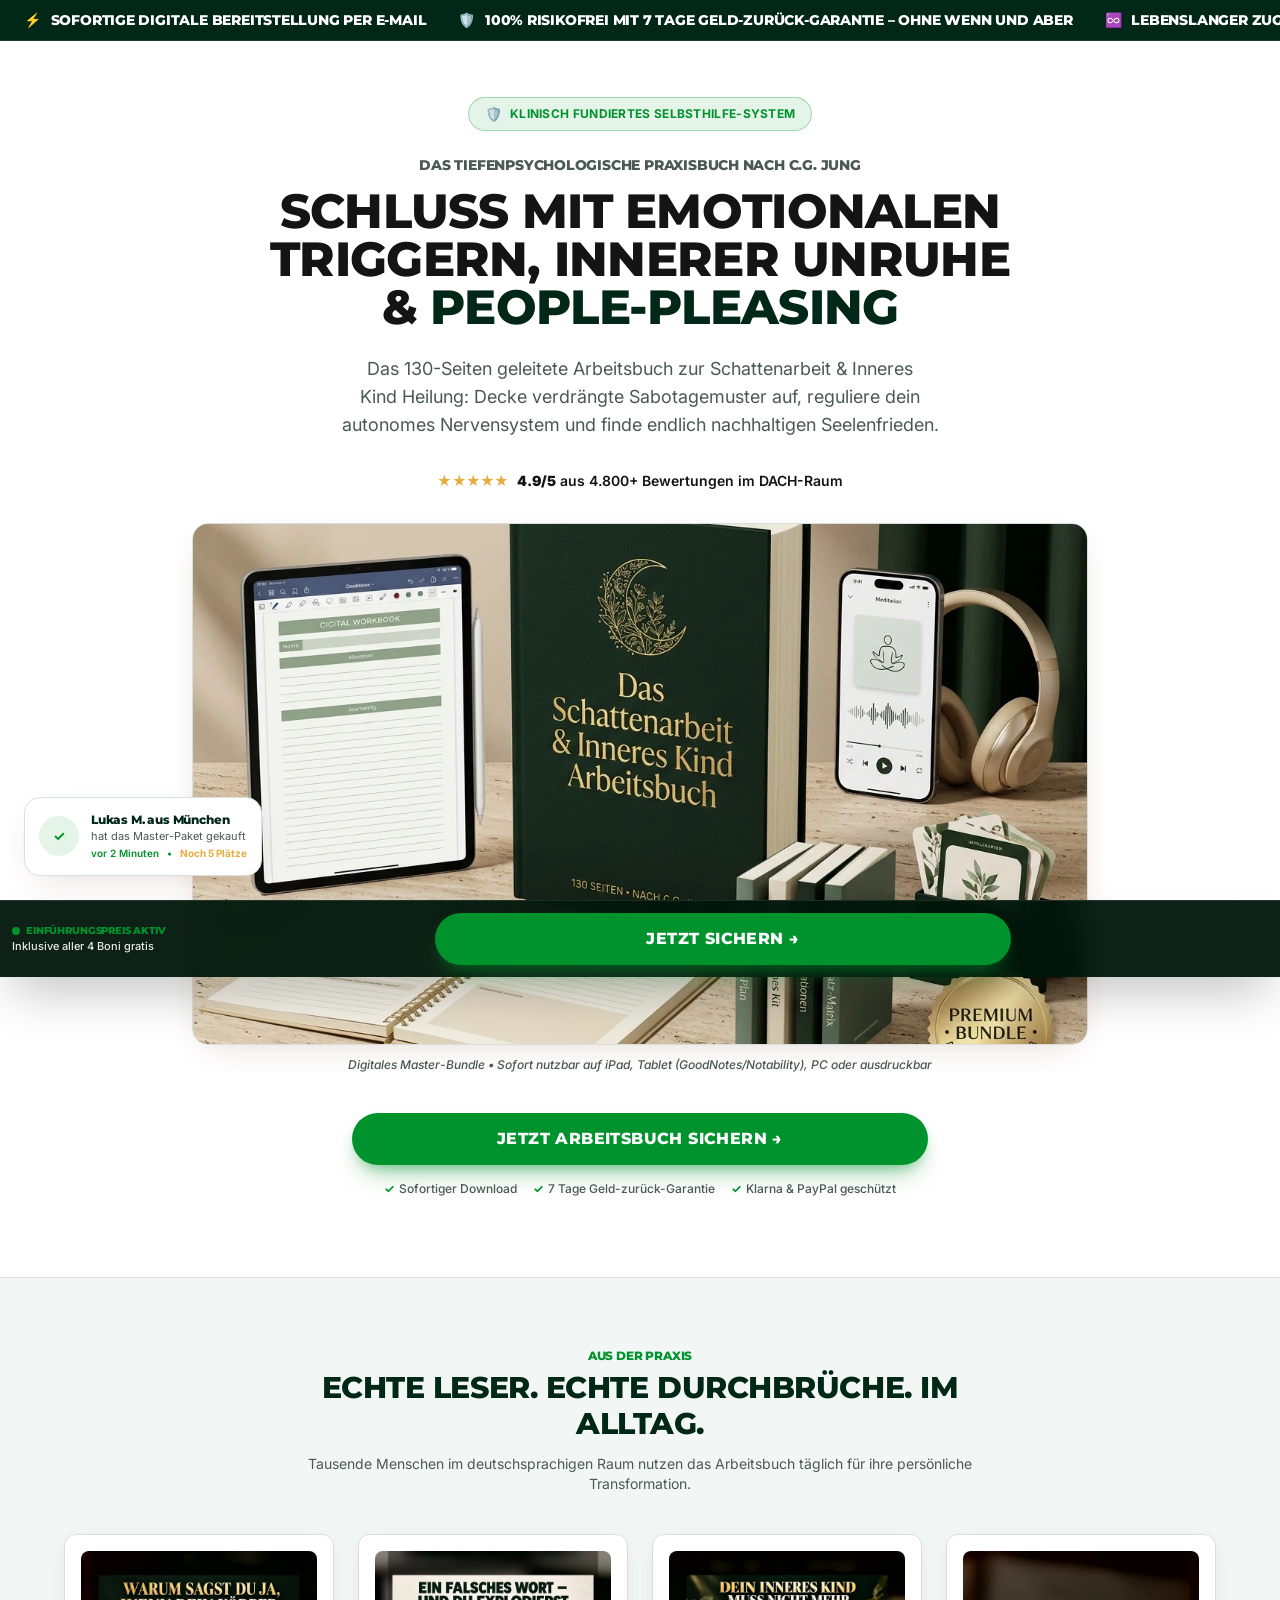
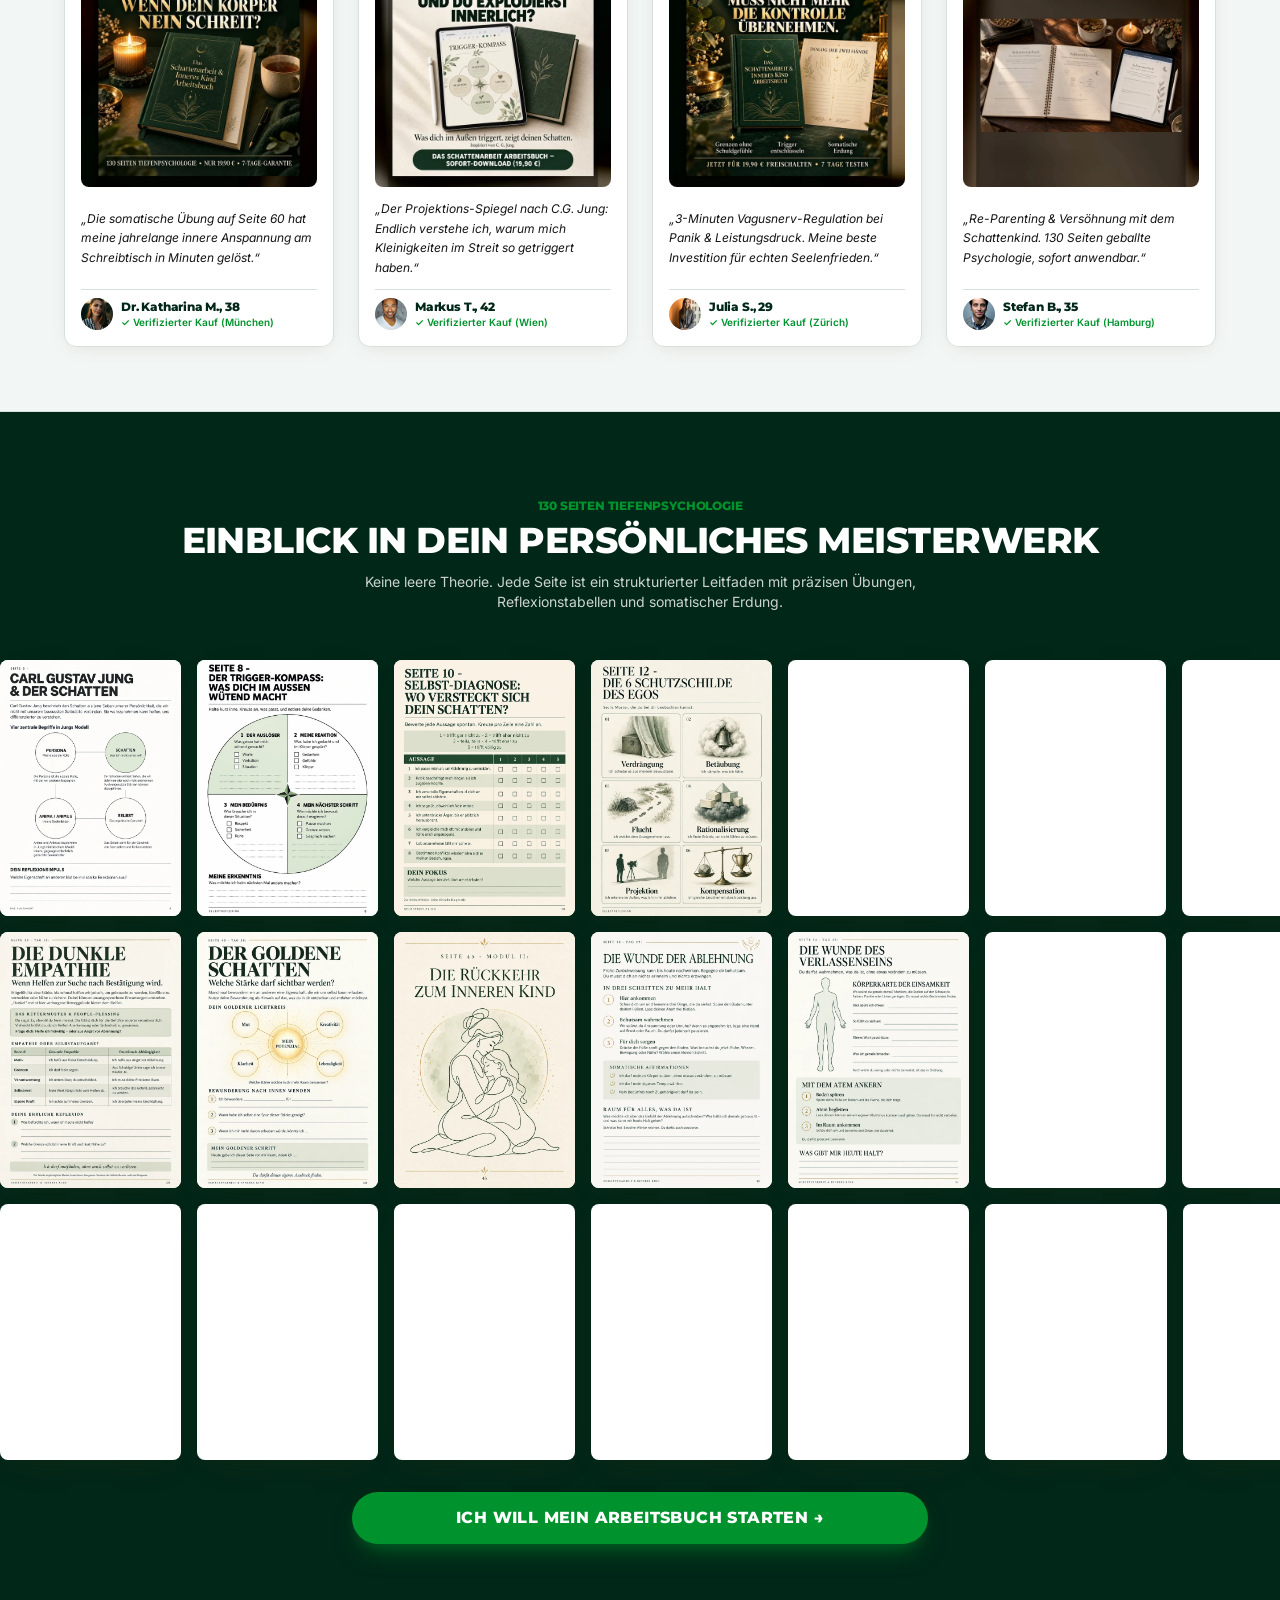
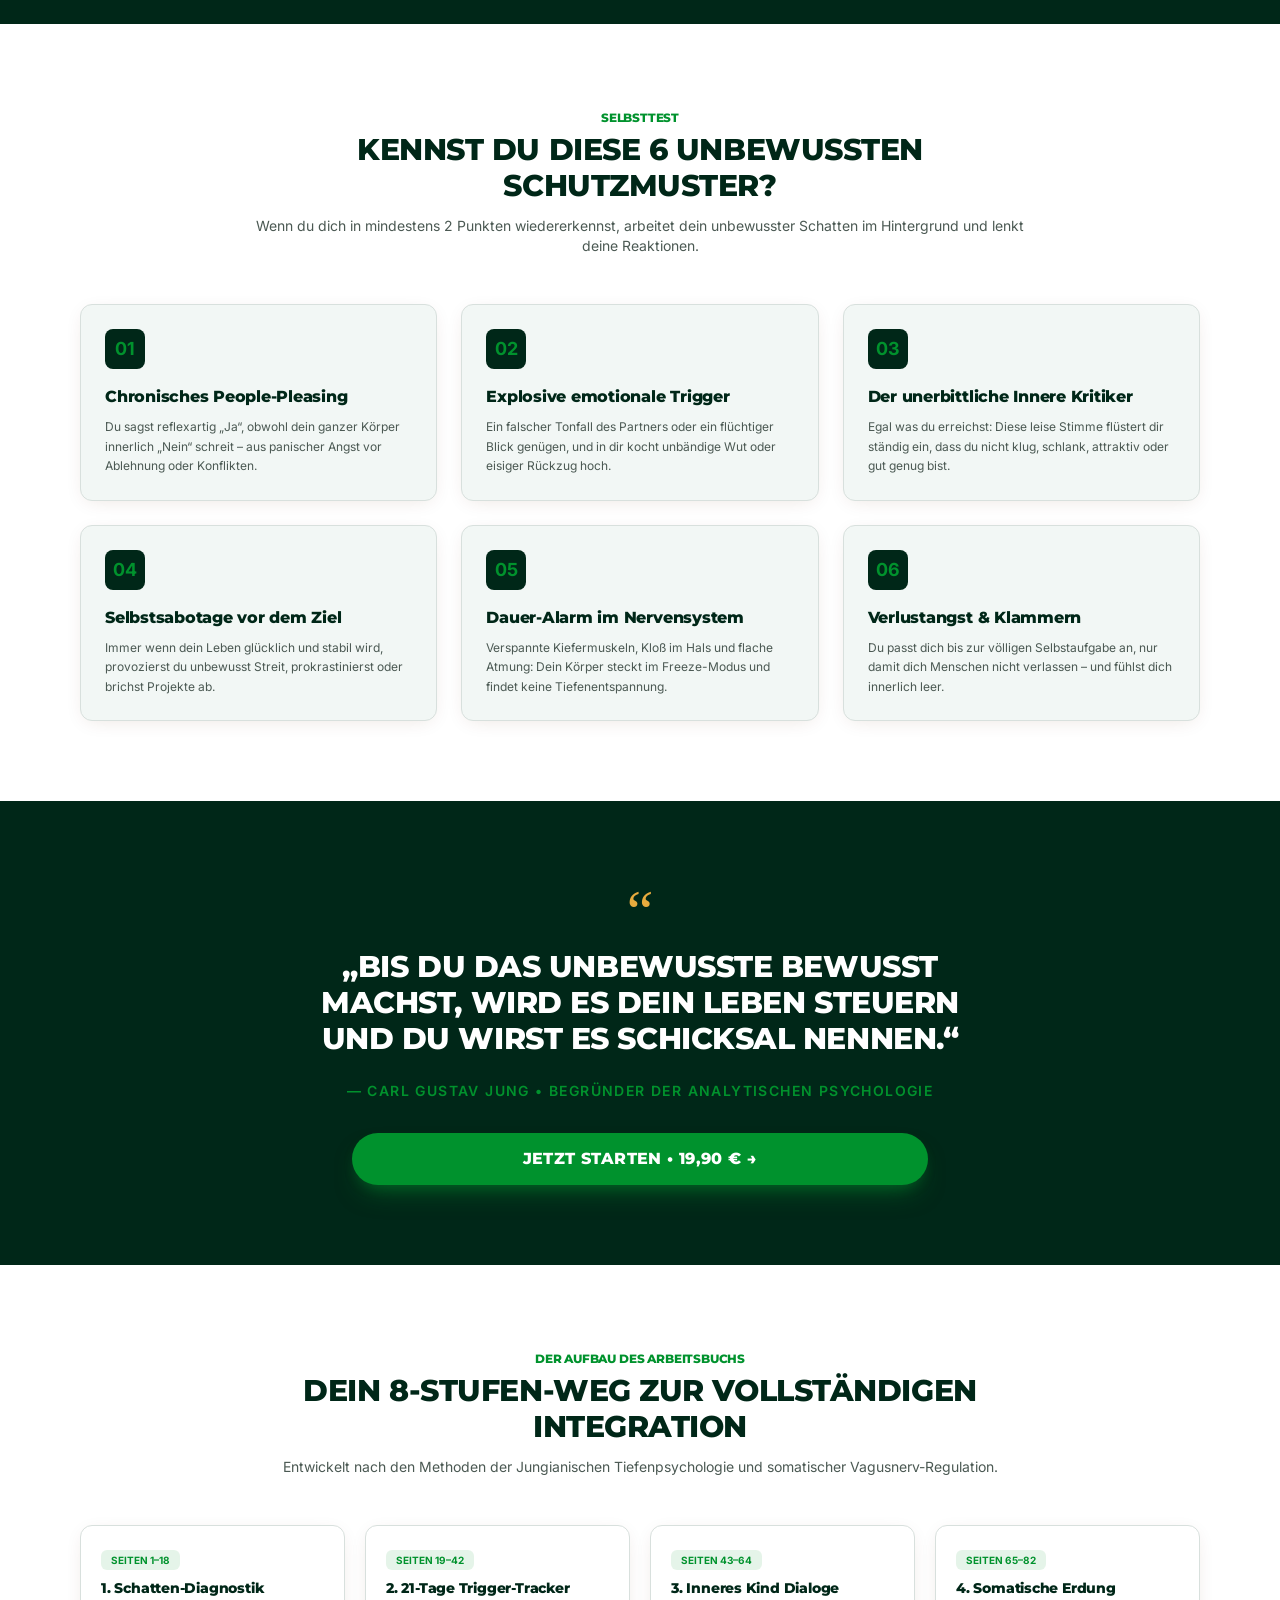
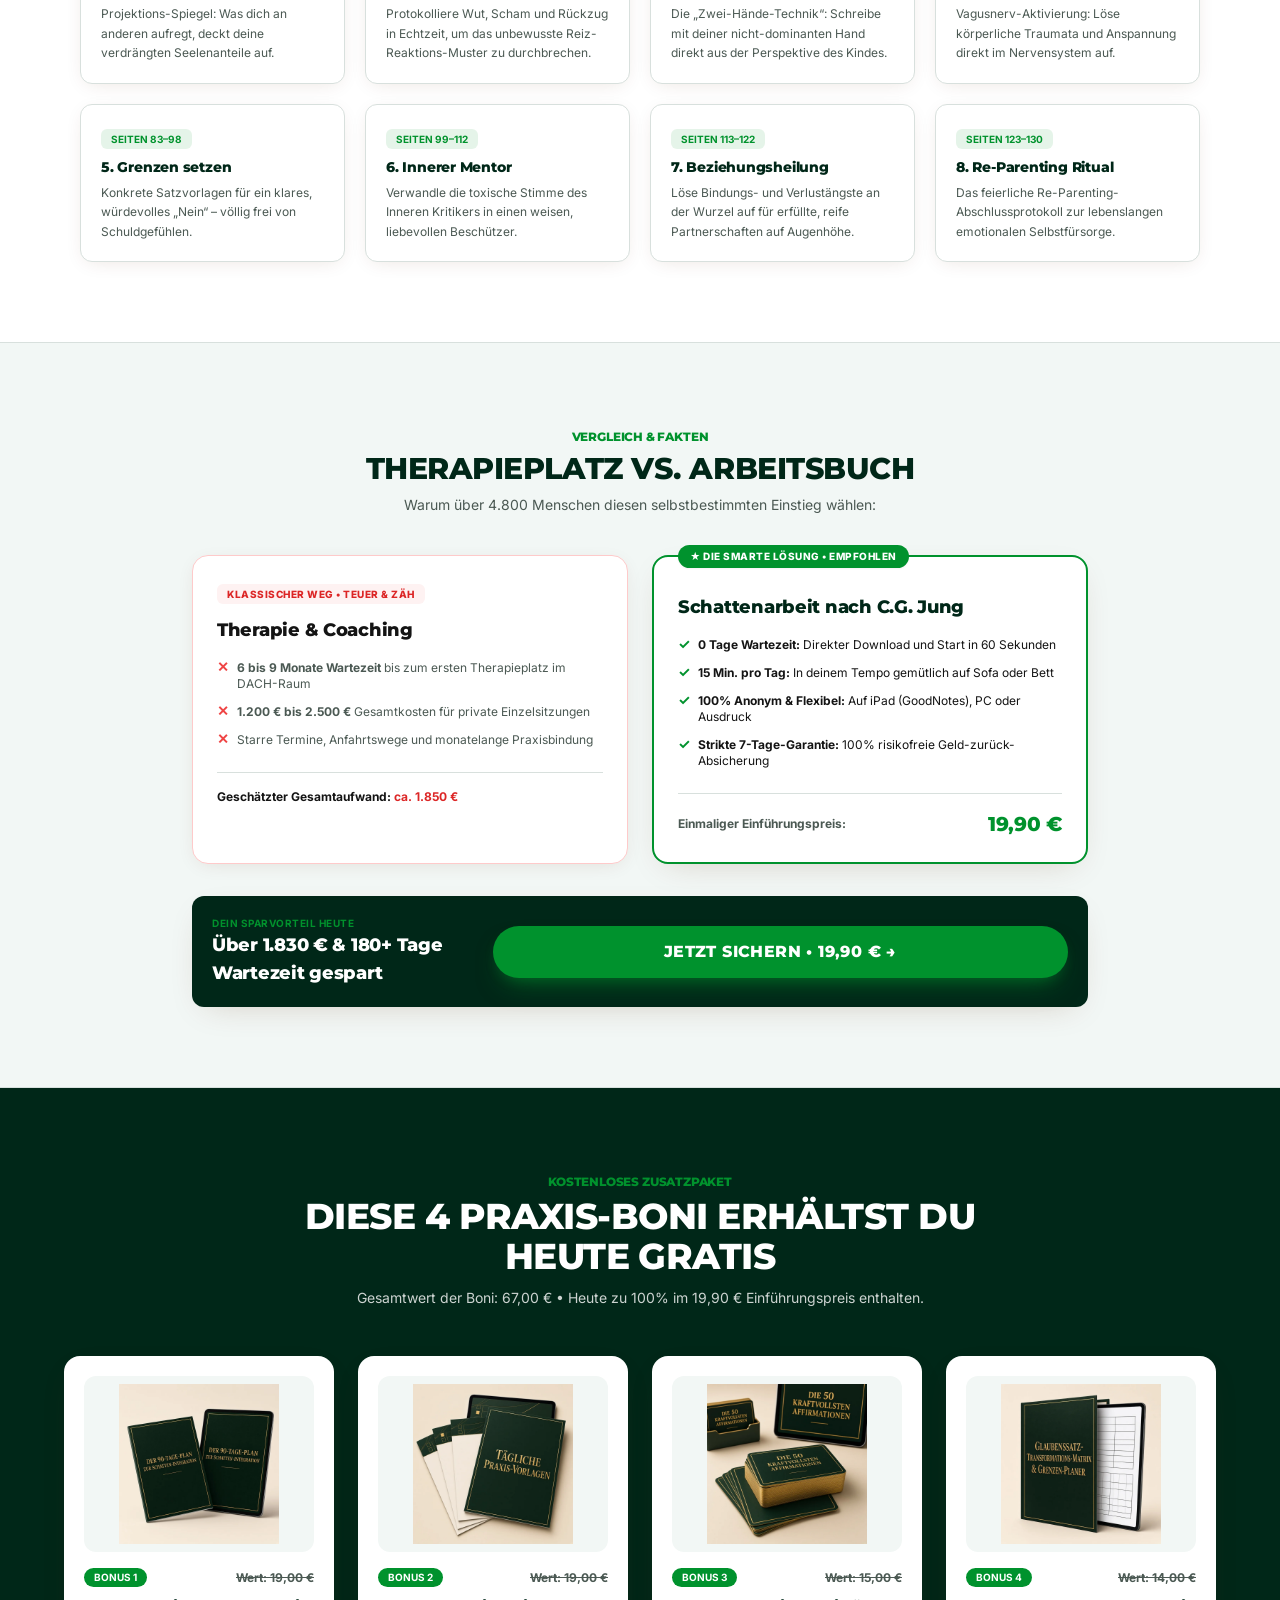
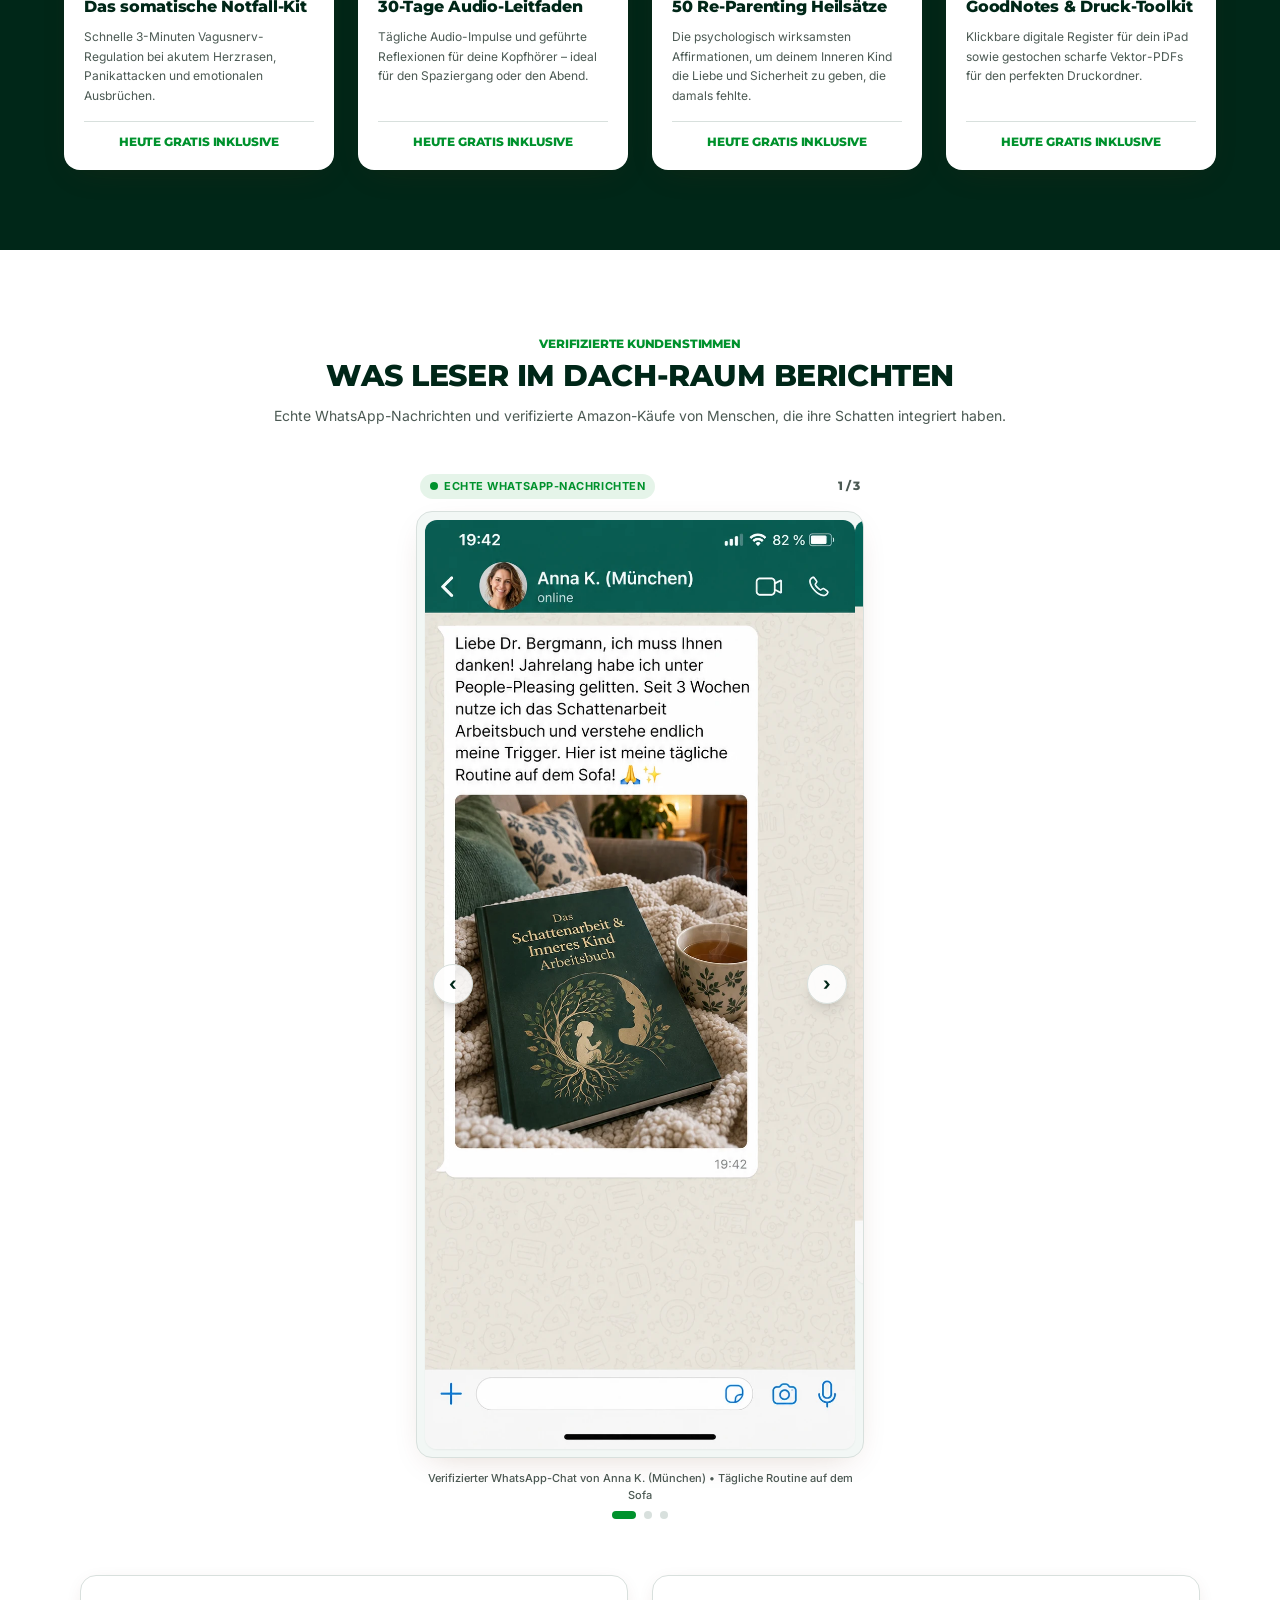
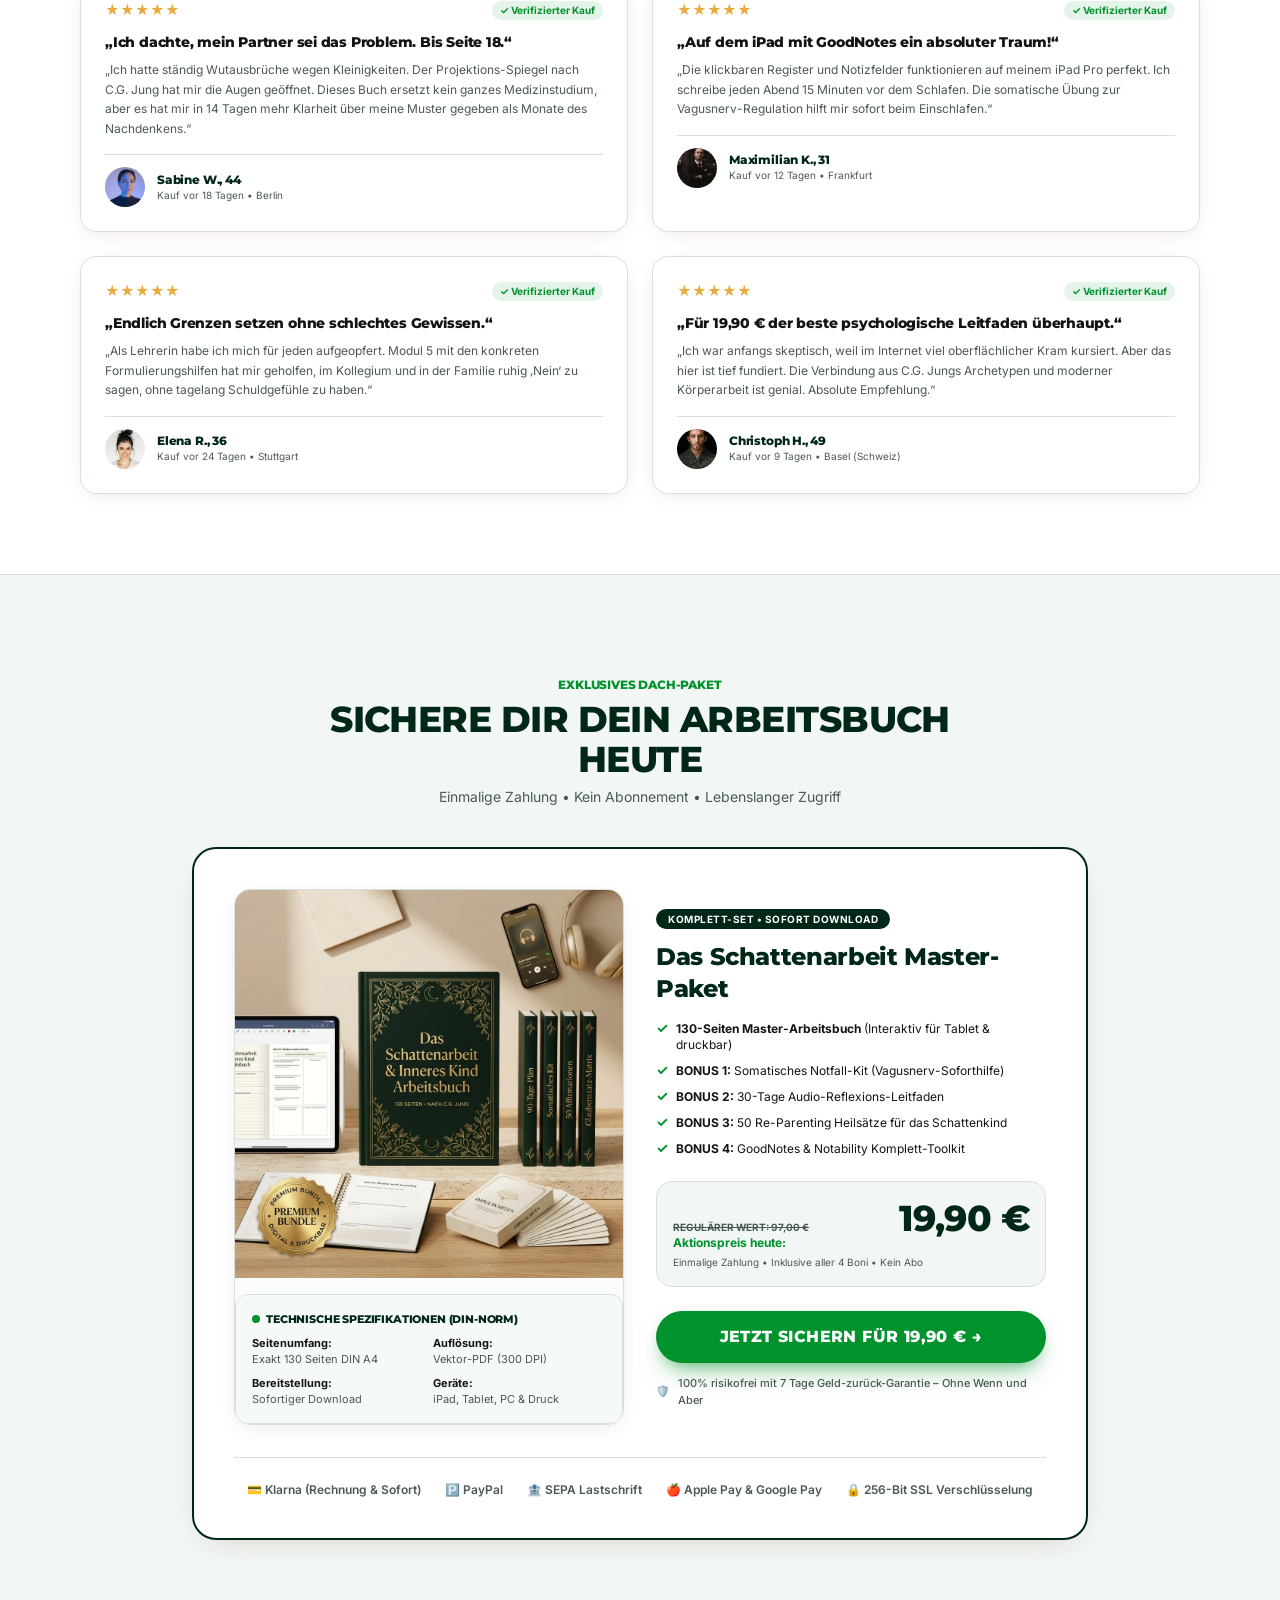
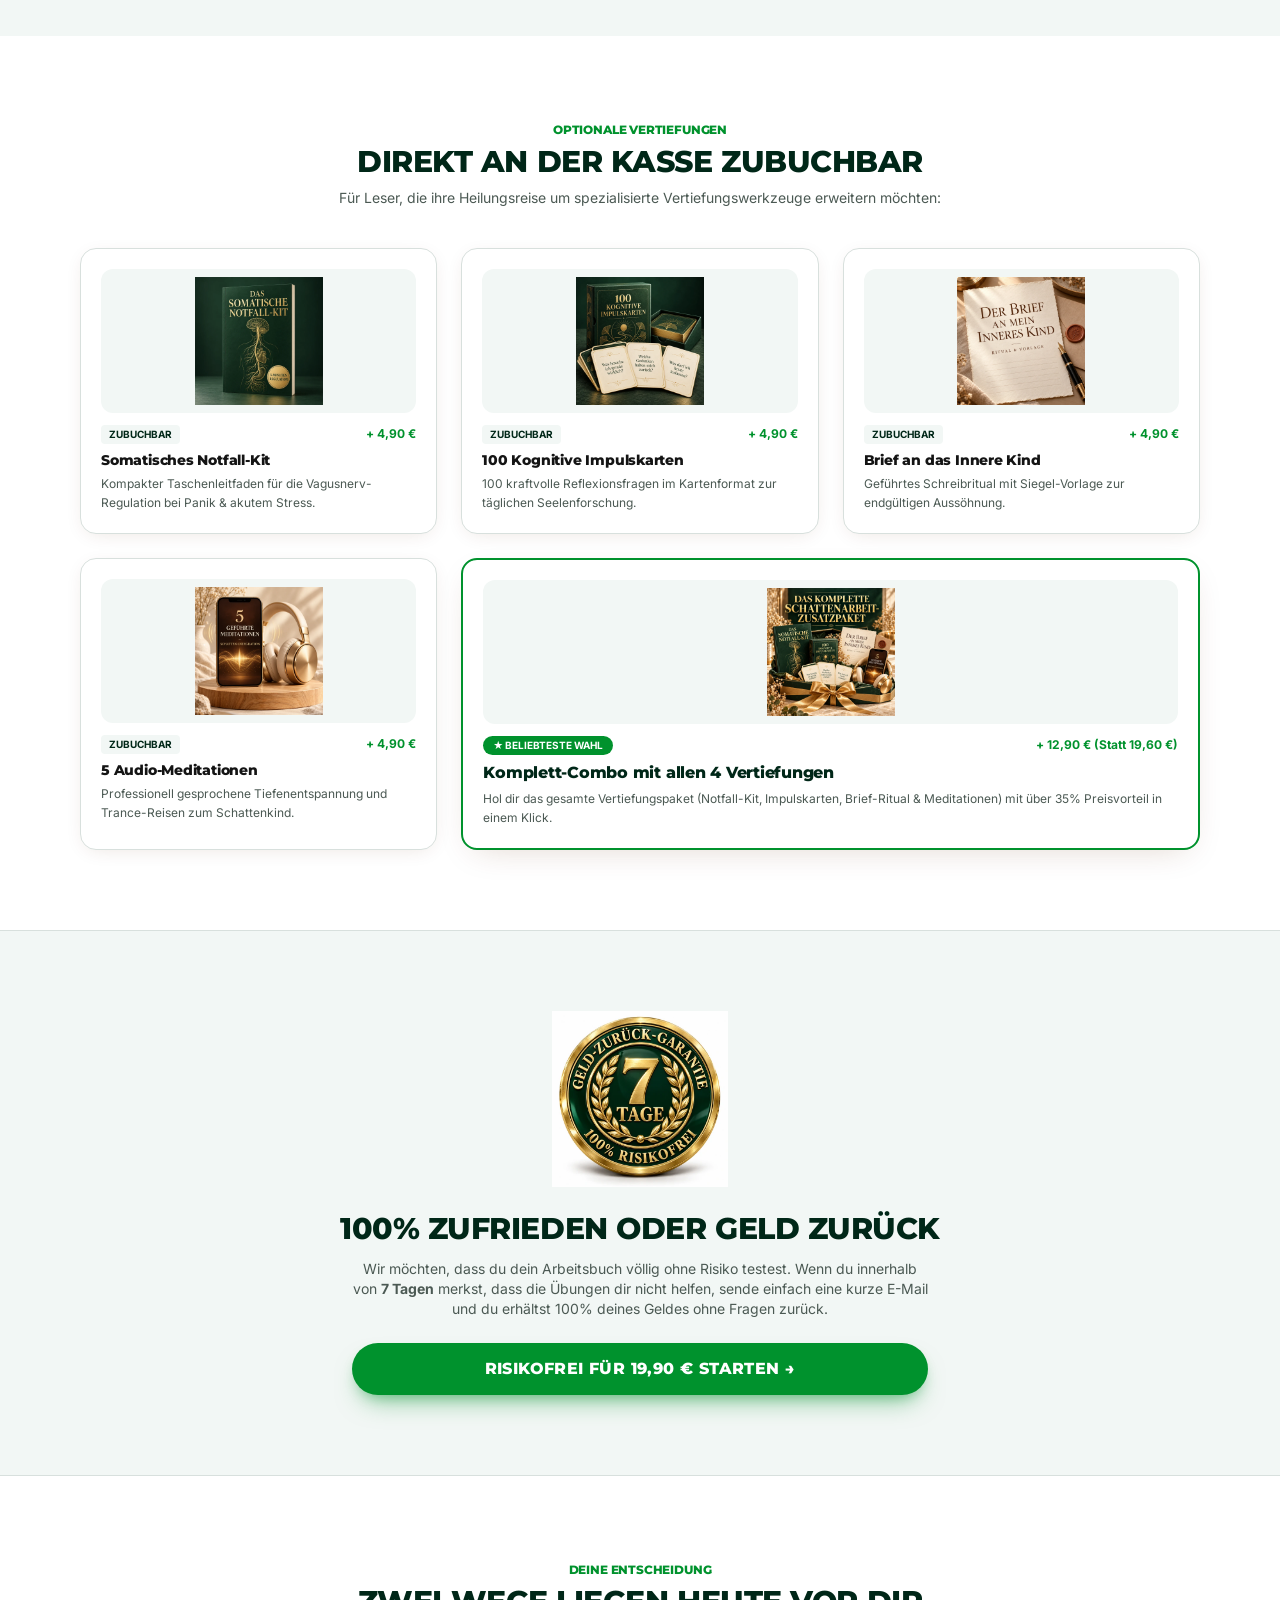
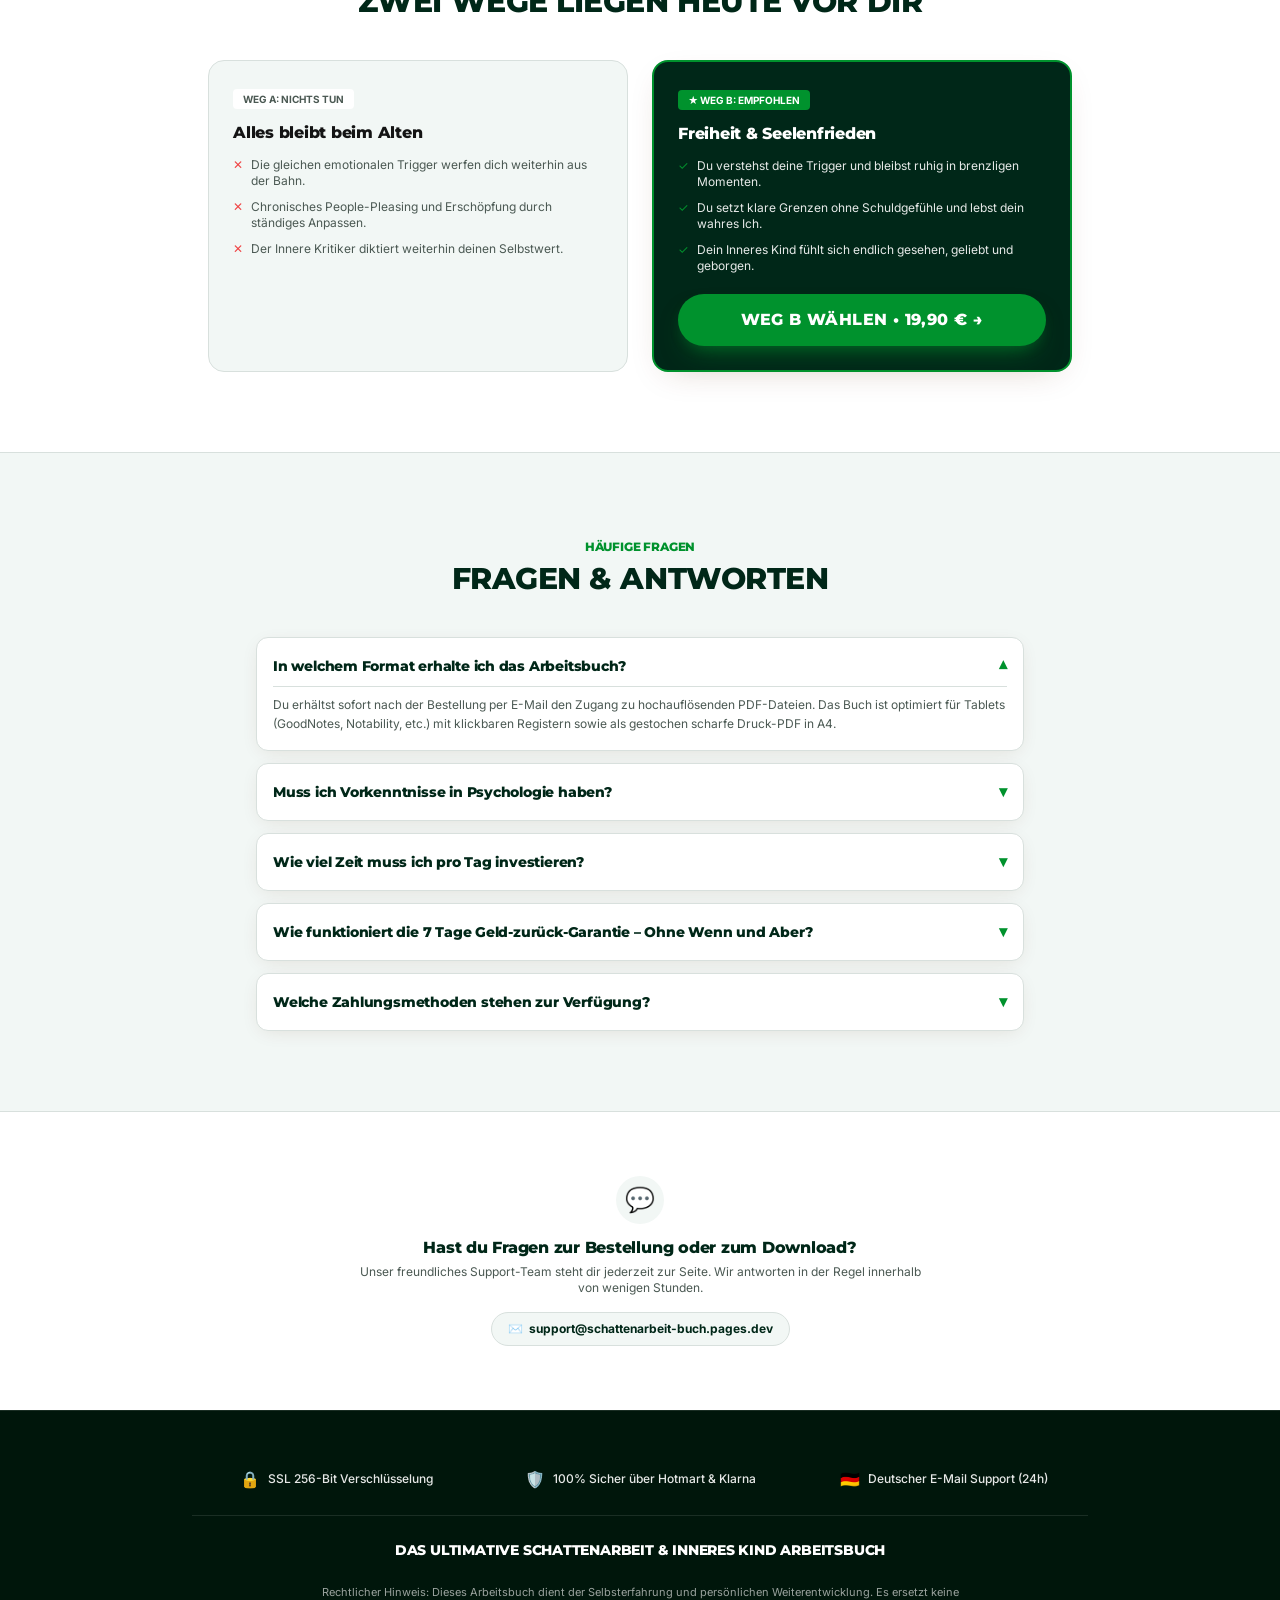
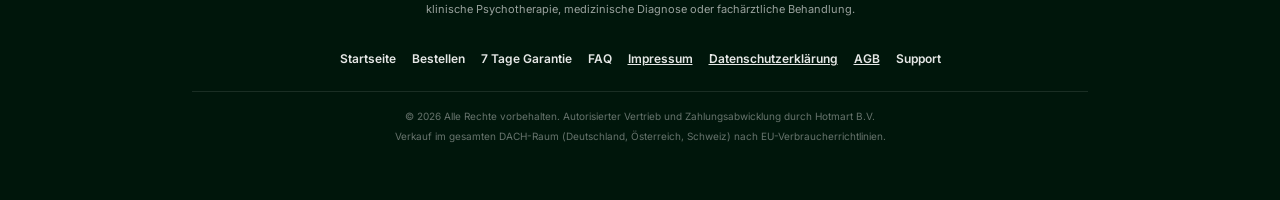
<file: index.html>
<!DOCTYPE html>
<html lang="de" class="scroll-smooth">
<head>
  <meta charset="UTF-8">
  <meta name="viewport" content="width=device-width, initial-scale=1.0, maximum-scale=5.0, user-scalable=yes">
  <title>Das ultimative Schattenarbeit & Inneres Kind Arbeitsbuch | 130 Seiten nach C.G. Jung</title>
  <meta name="description" content="130 Seiten geleitete Tiefenpsychologie nach C.G. Jung: Decke verdrängte Schatten auf, heile dein Inneres Kind und reguliere dein Nervensystem. Inklusive 4 Praxis-Boni.">

  <!-- Open Graph -->
  <meta property="og:title" content="Das ultimative Schattenarbeit & Inneres Kind Arbeitsbuch">
  <meta property="og:description" content="130 Seiten geleitete Tiefenpsychologie nach C.G. Jung für Tablet (GoodNotes) & Druck. Einmalig 19,90 € mit 7 Tage Garantie.">
  <meta property="og:image" content="img/og.jpg">
  <meta property="og:type" content="website">

  <!-- Favicon -->
  <link rel="icon" href="data:image/svg+xml,<svg xmlns=%22http://www.w3.org/2000/svg%22 viewBox=%220 0 100 100%22><text y=%22.9em%22 font-size=%2290%22>🌿</text></svg>">

  <!-- Google Fonts: Montserrat 700/800 & Inter 400/500/600/700 (Brandbook Atlas) -->
  <link rel="preconnect" href="https://fonts.googleapis.com">
  <link rel="preconnect" href="https://fonts.gstatic.com" crossorigin>
  <link href="https://fonts.googleapis.com/css2?family=Inter:wght@400;500;600;700&family=Montserrat:wght@700;800&display=swap" rel="stylesheet">

  <!-- DNS Prefetch & Preconnect for Hotmart Checkout & Fonts (Instant Connect Rate) -->
  <link rel="dns-prefetch" href="https://pay.hotmart.com">
  <link rel="preconnect" href="https://pay.hotmart.com" crossorigin>
  <link rel="dns-prefetch" href="https://static.hotmart.com">
  <link rel="preconnect" href="https://static.hotmart.com" crossorigin>
  <link rel="dns-prefetch" href="https://fonts.googleapis.com">
  <link rel="preconnect" href="https://fonts.googleapis.com">
  <link rel="preconnect" href="https://fonts.gstatic.com" crossorigin>

  <!-- Preload Critical Hero Mockup Image (LCP Optimization) -->
  <link rel="preload" as="image" href="img/mockup-hero-abundant.webp" type="image/webp" fetchpriority="high">

  <!-- Production Minified Compiled Tailwind CSS (0ms runtime parsing overhead) -->
  <link rel="stylesheet" href="css/style.min.css">

  <style>
    /* Brandbook Atlas Canonical Tokens */
    :root {
      --color-brand: #002718;
      --color-cta: #00922D;
      --color-sand: #F2F7F5;
    }

    /* Reset & Base */
    *, *::before, *::after {
      box-sizing: border-box;
    }

    html, body {
      overflow-x: hidden;
      width: 100%;
      margin: 0;
      padding: 0;
      color: #141414;
      background-color: #FFFFFF;
      font-family: 'Inter', sans-serif;
      -webkit-font-smoothing: antialiased;
      line-height: 1.5;
    }

    img, picture, video, canvas, svg {
      max-width: 100%;
    }

    h1, h2, h3, h4, .font-display {
      font-family: 'Montserrat', sans-serif;
      font-weight: 800;
      letter-spacing: -0.015em;
    }

    /* Continuous Infinite Marquee */
    @keyframes marqueeScroll {
      0% { transform: translateX(0); }
      100% { transform: translateX(-50%); }
    }
    @keyframes marqueeScrollReverse {
      0% { transform: translateX(-50%); }
      100% { transform: translateX(0); }
    }

    .animate-marquee-left {
      display: flex;
      width: max-content;
      animation: marqueeScroll 28s linear infinite;
    }
    .animate-marquee-right {
      display: flex;
      width: max-content;
      animation: marqueeScrollReverse 32s linear infinite;
    }
    .animate-marquee-fast {
      display: flex;
      width: max-content;
      animation: marqueeScroll 22s linear infinite;
    }
    .marquee-track:hover {
      animation-play-state: paused;
    }

    /* Atlas UI Components */
    .btn-cta {
      display: inline-flex;
      align-items: center;
      justify-content: center;
      width: 100%;
      max-width: 576px;
      margin-left: auto;
      margin-right: auto;
      min-height: 52px;
      padding: 14px 24px;
      border-radius: 9999px;
      font-family: 'Montserrat', sans-serif;
      font-weight: 800;
      font-size: clamp(0.85rem, 3.2vw, 1rem);
      letter-spacing: 0.025em;
      text-transform: uppercase;
      color: #FFFFFF;
      background-color: #00922D;
      box-shadow: 0 14px 26px -10px rgba(0, 146, 45, 0.50), 0 6px 14px -6px rgba(0, 146, 45, 0.40);
      transition: all 0.2s cubic-bezier(0.16, 1, 0.3, 1);
      text-decoration: none;
    }
    .btn-cta:hover {
      background-color: #007B20;
      transform: translateY(-2px);
      box-shadow: 0 18px 30px -10px rgba(0, 146, 45, 0.65);
    }
    .btn-cta:active {
      transform: translateY(0);
    }

    /* Sticky Bottom Bar */
    .sticky-bar-enter {
      transform: translateY(100%);
      transition: transform 0.35s cubic-bezier(0.16, 1, 0.3, 1);
    }
    .sticky-bar-visible {
      transform: translateY(0);
    }

    /* Live Toast */
    .toast-enter {
      transform: translateX(-120%);
      transition: transform 0.4s cubic-bezier(0.16, 1, 0.3, 1), opacity 0.4s ease;
      opacity: 0;
    }
    .toast-visible {
      transform: translateX(0);
      opacity: 1;
    }

    /* Text Balance */
    .text-balance {
      text-wrap: balance;
    }
  </style>
</head>
<body class="bg-white text-fg antialiased selection:bg-brand selection:text-white">

  <!-- ==========================================
       SECCIÓN 1: MARQUEE SUPERIOR DINÁMICO (INFINITO)
       ========================================== -->
  <header class="bg-brand text-white py-2.5 overflow-hidden border-b border-white/10 select-none">
    <div class="marquee-track animate-marquee-left flex items-center text-xs sm:text-sm font-display uppercase tracking-wider">
      <div class="flex items-center space-x-8 px-6 whitespace-nowrap">
        <span><span class="text-cta mr-1.5 font-bold">⚡</span> Sofortige digitale Bereitstellung per E-Mail</span>
        <span><span class="text-cta mr-1.5 font-bold">🛡️</span> 100% risikofrei mit 7 Tage Geld-zurück-Garantie – Ohne Wenn und Aber</span>
        <span><span class="text-cta mr-1.5 font-bold">♾️</span> Lebenslanger Zugriff ohne Abo-Kosten</span>
        <span><span class="text-cta mr-1.5 font-bold">📱</span> Optimiert für GoodNotes, Notability & druckbar</span>
        <span><span class="text-gold mr-1.5 font-bold">⭐</span> 4.9/5 Bewertung von 4.800+ Lesern im DACH-Raum</span>
      </div>
      <!-- Duplicado idéntico para loop continuo sin saltos -->
      <div class="flex items-center space-x-8 px-6 whitespace-nowrap">
        <span><span class="text-cta mr-1.5 font-bold">⚡</span> Sofortige digitale Bereitstellung per E-Mail</span>
        <span><span class="text-cta mr-1.5 font-bold">🛡️</span> 100% risikofrei mit 7 Tage Geld-zurück-Garantie – Ohne Wenn und Aber</span>
        <span><span class="text-cta mr-1.5 font-bold">♾️</span> Lebenslanger Zugriff ohne Abo-Kosten</span>
        <span><span class="text-cta mr-1.5 font-bold">📱</span> Optimiert für GoodNotes, Notability & druckbar</span>
        <span><span class="text-gold mr-1.5 font-bold">⭐</span> 4.9/5 Bewertung von 4.800+ Lesern im DACH-Raum</span>
      </div>
    </div>
  </header>

  <main>
    <!-- ==========================================
         SECCIÓN 2: HERO SECTION (SIN PRECIO EN EL HERO)
         ========================================== -->
    <section class="pt-8 sm:pt-14 pb-12 sm:pb-20 px-4 max-w-6xl mx-auto text-center relative overflow-hidden" id="hero">
      
      <!-- Pill de confianza verde -->
      <div class="inline-flex items-center gap-2 border border-cta/30 bg-cta/10 text-cta px-4 py-1.5 rounded-full text-xs font-bold tracking-wide uppercase mb-4 sm:mb-6">
        <span class="text-sm">🛡️</span> KLINISCH FUNDIERTES SELBSTHILFE-SYSTEM
      </div>

      <!-- Eyebrow -->
      <p class="text-xs sm:text-sm font-display uppercase tracking-widest text-muted-fg font-bold mb-3">
        Das tiefenpsychologische Praxisbuch nach C.G. Jung
      </p>

      <!-- H1 Titular con clamp fluido -->
      <h1 class="text-3xl sm:text-4xl lg:text-5xl font-display font-extrabold uppercase text-fg leading-tight sm:leading-none max-w-4xl mx-auto text-balance mb-4 sm:mb-6">
        SCHLUSS MIT EMOTIONALEN TRIGGERN, INNERER UNRUHE & <span class="text-brand">PEOPLE-PLEASING</span>
      </h1>

      <!-- Lead / Bajada -->
      <p class="text-sm sm:text-base lg:text-lg text-muted-fg max-w-2xl mx-auto leading-relaxed mb-6 sm:mb-8 text-balance">
        Das 130-Seiten geleitete Arbeitsbuch zur Schattenarbeit & Inneres Kind Heilung: Decke verdrängte Sabotagemuster auf, reguliere dein autonomes Nervensystem und finde endlich nachhaltigen Seelenfrieden.
      </p>

      <!-- Micro Social Proof -->
      <div class="flex items-center justify-center gap-2 mb-8">
        <div class="flex text-gold text-sm tracking-tighter">
          ★★★★★
        </div>
        <span class="text-xs sm:text-sm font-semibold text-fg">
          <strong>4.9/5</strong> aus 4.800+ Bewertungen im DACH-Raum
        </span>
      </div>

      <!-- Mockup Hero 3D Abundante (Multidispositivo) -->
      <div class="relative max-w-4xl mx-auto mb-8 sm:mb-10">
        <div class="relative rounded-2xl overflow-hidden shadow-card border border-line bg-sand/30">
          <picture>
            <source srcset="img/mockup-hero.webp" type="image/webp">
            <img 
              src="img/mockup-hero-abundant.webp" 
              alt="Das ultimative Schattenarbeit Arbeitsbuch Bundle nach C.G. Jung" 
              class="w-full h-auto object-cover block mx-auto max-h-[520px]"
              width="1200" 
              height="896" 
              fetchpriority="high"
              loading="eager"
              decoding="async"
            >
          </picture>
        </div>
        <p class="text-[11px] sm:text-xs text-muted-fg mt-3 italic font-medium">
          Digitales Master-Bundle • Sofort nutzbar auf iPad, Tablet (GoodNotes/Notability), PC oder ausdruckbar
        </p>
      </div>

      <!-- Botón CTA Primario (Scroll a #kaufbereich) -->
      <div class="flex flex-col items-center justify-center gap-3">
        <a href="#kaufbereich" class="btn-cta">
          JETZT ARBEITSBUCH SICHERN →
        </a>

        <!-- Micro-garantías de compra -->
        <div class="flex flex-wrap items-center justify-center gap-x-4 gap-y-1.5 text-xs text-muted-fg font-medium pt-1">
          <span class="flex items-center"><span class="text-cta font-bold mr-1">✓</span> Sofortiger Download</span>
          <span class="flex items-center"><span class="text-cta font-bold mr-1">✓</span> 7 Tage Geld-zurück-Garantie</span>
          <span class="flex items-center"><span class="text-cta font-bold mr-1">✓</span> Klarna & PayPal geschützt</span>
        </div>
      </div>
    </section>

    <!-- ==========================================
         SECCIÓN 3: ZONA SUPERIOR DE PRUEBA SOCIAL
         (CARRUSEL VISUAL DE AVATARES EN ACCIÓN)
         ========================================== -->
    <section class="py-12 sm:py-16 px-4 bg-sand border-y border-line" id="erfahrungen-oben">
      <div class="max-w-6xl mx-auto">
        <div class="text-center max-w-3xl mx-auto mb-10">
          <span class="text-xs font-display uppercase tracking-widest text-cta font-bold">Aus der Praxis</span>
          <h2 class="text-2xl sm:text-3xl font-display font-extrabold uppercase text-brand mt-1 mb-3">
            Echte Leser. Echte Durchbrüche. Im Alltag.
          </h2>
          <p class="text-xs sm:text-sm text-muted-fg">
            Tausende Menschen im deutschsprachigen Raum nutzen das Arbeitsbuch täglich für ihre persönliche Transformation.
          </p>
        </div>

        <!-- Rejilla de Avatares en Acción -->
        <div class="grid grid-cols-1 sm:grid-cols-2 lg:grid-cols-4 gap-6">
          
          <!-- Card Acción 1 -->
          <div class="bg-white rounded-xl border border-line p-4 shadow-soft flex flex-col justify-between">
            <div class="rounded-lg overflow-hidden mb-3 aspect-square bg-sand">
              <img src="img/action-01-schreiben.webp" alt="Schreibroutine am Schreibtisch" class="w-full h-full object-cover" loading="lazy" decoding="async">
            </div>
            <p class="text-xs text-fg italic leading-relaxed mb-3">
              „Die somatische Übung auf Seite 60 hat meine jahrelange innere Anspannung am Schreibtisch in Minuten gelöst.“
            </p>
            <div class="flex items-center gap-2 pt-2 border-t border-line">
              <img src="img/avatar-01.jpg" alt="Dr. Katharina M." class="w-8 h-8 rounded-full object-cover" decoding="async">
              <div>
                <div class="text-xs font-display font-bold text-brand">Dr. Katharina M., 38</div>
                <div class="text-[10px] text-cta font-semibold">✓ Verifizierter Kauf (München)</div>
              </div>
            </div>
          </div>

          <!-- Card Acción 2 -->
          <div class="bg-white rounded-xl border border-line p-4 shadow-soft flex flex-col justify-between">
            <div class="rounded-lg overflow-hidden mb-3 aspect-square bg-sand">
              <img src="img/action-02-spiegel.webp" alt="Spiegelreflexion Schattenarbeit" class="w-full h-full object-cover" loading="lazy" decoding="async">
            </div>
            <p class="text-xs text-fg italic leading-relaxed mb-3">
              „Der Projektions-Spiegel nach C.G. Jung: Endlich verstehe ich, warum mich Kleinigkeiten im Streit so getriggert haben.“
            </p>
            <div class="flex items-center gap-2 pt-2 border-t border-line">
              <img src="img/avatar-02.jpg" alt="Markus T." class="w-8 h-8 rounded-full object-cover" decoding="async">
              <div>
                <div class="text-xs font-display font-bold text-brand">Markus T., 42</div>
                <div class="text-[10px] text-cta font-semibold">✓ Verifizierter Kauf (Wien)</div>
              </div>
            </div>
          </div>

          <!-- Card Acción 3 -->
          <div class="bg-white rounded-xl border border-line p-4 shadow-soft flex flex-col justify-between">
            <div class="rounded-lg overflow-hidden mb-3 aspect-square bg-sand">
              <img src="img/action-03-somatisch.webp" alt="Somatische Beruhigung" class="w-full h-full object-cover" loading="lazy" decoding="async">
            </div>
            <p class="text-xs text-fg italic leading-relaxed mb-3">
              „3-Minuten Vagusnerv-Regulation bei Panik & Leistungsdruck. Meine beste Investition für echten Seelenfrieden.“
            </p>
            <div class="flex items-center gap-2 pt-2 border-t border-line">
              <img src="img/avatar-03.jpg" alt="Julia S." class="w-8 h-8 rounded-full object-cover" decoding="async">
              <div>
                <div class="text-xs font-display font-bold text-brand">Julia S., 29</div>
                <div class="text-[10px] text-cta font-semibold">✓ Verifizierter Kauf (Zürich)</div>
              </div>
            </div>
          </div>

          <!-- Card Acción 4 -->
          <div class="bg-white rounded-xl border border-line p-4 shadow-soft flex flex-col justify-between">
            <div class="rounded-lg overflow-hidden mb-3 aspect-square bg-sand">
              <img src="img/action-04-routine.webp" alt="Inneres Kind Routine" class="w-full h-full object-cover" loading="lazy" decoding="async">
            </div>
            <p class="text-xs text-fg italic leading-relaxed mb-3">
              „Re-Parenting & Versöhnung mit dem Schattenkind. 130 Seiten geballte Psychologie, sofort anwendbar.“
            </p>
            <div class="flex items-center gap-2 pt-2 border-t border-line">
              <img src="img/avatar-04.jpg" alt="Stefan B." class="w-8 h-8 rounded-full object-cover" decoding="async">
              <div>
                <div class="text-xs font-display font-bold text-brand">Stefan B., 35</div>
                <div class="text-[10px] text-cta font-semibold">✓ Verifizierter Kauf (Hamburg)</div>
              </div>
            </div>
          </div>

        </div>
      </div>
    </section>

    <!-- ==========================================
         SECCIÓN 4: VISTAZO AL INTERIOR (3 FILAS CONTINUAS)
         ========================================== -->
    <section class="py-12 sm:py-20 bg-brand text-white overflow-hidden" id="seiten-vorschau">
      <div class="max-w-6xl mx-auto px-4 text-center mb-8 sm:mb-12">
        <span class="text-xs font-display uppercase tracking-widest text-cta font-bold">130 Seiten Tiefenpsychologie</span>
        <h2 class="text-2xl sm:text-3xl lg:text-4xl font-display font-extrabold uppercase mt-1 mb-3 text-balance">
          Einblick in dein persönliches Meisterwerk
        </h2>
        <p class="text-xs sm:text-sm text-white/80 max-w-2xl mx-auto">
          Keine leere Theorie. Jede Seite ist ein strukturierter Leitfaden mit präzisen Übungen, Reflexionstabellen und somatischer Erdung.
        </p>
      </div>

      <!-- Fila 1 (Izquierda) -->
      <div class="marquee-track animate-marquee-left flex gap-4 mb-4 select-none">
        <img src="img/interior-01.webp" alt="Schattenarbeit Seite 1" class="h-48 sm:h-64 rounded-lg shadow-card object-contain bg-white" decoding="async">
        <img src="img/interior-02.webp" alt="Schattenarbeit Seite 2" class="h-48 sm:h-64 rounded-lg shadow-card object-contain bg-white" decoding="async">
        <img src="img/interior-03.webp" alt="Schattenarbeit Seite 3" class="h-48 sm:h-64 rounded-lg shadow-card object-contain bg-white" decoding="async">
        <img src="img/interior-04.webp" alt="Schattenarbeit Seite 4" class="h-48 sm:h-64 rounded-lg shadow-card object-contain bg-white" decoding="async">
        <img src="img/interior-05.webp" alt="Schattenarbeit Seite 5" class="h-48 sm:h-64 rounded-lg shadow-card object-contain bg-white" decoding="async">
        <img src="img/interior-06.webp" alt="Schattenarbeit Seite 6" class="h-48 sm:h-64 rounded-lg shadow-card object-contain bg-white" decoding="async">
        <img src="img/interior-07.webp" alt="Schattenarbeit Seite 7" class="h-48 sm:h-64 rounded-lg shadow-card object-contain bg-white" decoding="async">
        <!-- Duplicate Fila 1 -->
        <img src="img/interior-01.webp" alt="Schattenarbeit Seite 1" class="h-48 sm:h-64 rounded-lg shadow-card object-contain bg-white" decoding="async">
        <img src="img/interior-02.webp" alt="Schattenarbeit Seite 2" class="h-48 sm:h-64 rounded-lg shadow-card object-contain bg-white" decoding="async">
        <img src="img/interior-03.webp" alt="Schattenarbeit Seite 3" class="h-48 sm:h-64 rounded-lg shadow-card object-contain bg-white" decoding="async">
        <img src="img/interior-04.webp" alt="Schattenarbeit Seite 4" class="h-48 sm:h-64 rounded-lg shadow-card object-contain bg-white" decoding="async">
        <img src="img/interior-05.webp" alt="Schattenarbeit Seite 5" class="h-48 sm:h-64 rounded-lg shadow-card object-contain bg-white" decoding="async">
        <img src="img/interior-06.webp" alt="Schattenarbeit Seite 6" class="h-48 sm:h-64 rounded-lg shadow-card object-contain bg-white" decoding="async">
        <img src="img/interior-07.webp" alt="Schattenarbeit Seite 7" class="h-48 sm:h-64 rounded-lg shadow-card object-contain bg-white" decoding="async">
      </div>

      <!-- Fila 2 (Derecha) -->
      <div class="marquee-track animate-marquee-right flex gap-4 mb-4 select-none">
        <img src="img/interior-08.webp" alt="Schattenarbeit Seite 8" class="h-48 sm:h-64 rounded-lg shadow-card object-contain bg-white" decoding="async">
        <img src="img/interior-09.webp" alt="Schattenarbeit Seite 9" class="h-48 sm:h-64 rounded-lg shadow-card object-contain bg-white" decoding="async">
        <img src="img/interior-10.webp" alt="Schattenarbeit Seite 10" class="h-48 sm:h-64 rounded-lg shadow-card object-contain bg-white" decoding="async">
        <img src="img/interior-11.webp" alt="Schattenarbeit Seite 11" class="h-48 sm:h-64 rounded-lg shadow-card object-contain bg-white" decoding="async">
        <img src="img/interior-12.webp" alt="Schattenarbeit Seite 12" class="h-48 sm:h-64 rounded-lg shadow-card object-contain bg-white" decoding="async">
        <img src="img/interior-13.webp" alt="Schattenarbeit Seite 13" class="h-48 sm:h-64 rounded-lg shadow-card object-contain bg-white" decoding="async">
        <img src="img/interior-14.webp" alt="Schattenarbeit Seite 14" class="h-48 sm:h-64 rounded-lg shadow-card object-contain bg-white" decoding="async">
        <!-- Duplicate Fila 2 -->
        <img src="img/interior-08.webp" alt="Schattenarbeit Seite 8" class="h-48 sm:h-64 rounded-lg shadow-card object-contain bg-white" decoding="async">
        <img src="img/interior-09.webp" alt="Schattenarbeit Seite 9" class="h-48 sm:h-64 rounded-lg shadow-card object-contain bg-white" decoding="async">
        <img src="img/interior-10.webp" alt="Schattenarbeit Seite 10" class="h-48 sm:h-64 rounded-lg shadow-card object-contain bg-white" decoding="async">
        <img src="img/interior-11.webp" alt="Schattenarbeit Seite 11" class="h-48 sm:h-64 rounded-lg shadow-card object-contain bg-white" decoding="async">
        <img src="img/interior-12.webp" alt="Schattenarbeit Seite 12" class="h-48 sm:h-64 rounded-lg shadow-card object-contain bg-white" decoding="async">
        <img src="img/interior-13.webp" alt="Schattenarbeit Seite 13" class="h-48 sm:h-64 rounded-lg shadow-card object-contain bg-white" decoding="async">
        <img src="img/interior-14.webp" alt="Schattenarbeit Seite 14" class="h-48 sm:h-64 rounded-lg shadow-card object-contain bg-white" decoding="async">
      </div>

      <!-- Fila 3 (Izquierda) -->
      <div class="marquee-track animate-marquee-fast flex gap-4 select-none">
        <img src="img/interior-15.webp" alt="Schattenarbeit Seite 15" class="h-48 sm:h-64 rounded-lg shadow-card object-contain bg-white" decoding="async">
        <img src="img/interior-16.webp" alt="Schattenarbeit Seite 16" class="h-48 sm:h-64 rounded-lg shadow-card object-contain bg-white" decoding="async">
        <img src="img/interior-17.webp" alt="Schattenarbeit Seite 17" class="h-48 sm:h-64 rounded-lg shadow-card object-contain bg-white" decoding="async">
        <img src="img/interior-18.webp" alt="Schattenarbeit Seite 18" class="h-48 sm:h-64 rounded-lg shadow-card object-contain bg-white" decoding="async">
        <img src="img/interior-19.webp" alt="Schattenarbeit Seite 19" class="h-48 sm:h-64 rounded-lg shadow-card object-contain bg-white" decoding="async">
        <img src="img/interior-20.webp" alt="Schattenarbeit Seite 20" class="h-48 sm:h-64 rounded-lg shadow-card object-contain bg-white" decoding="async">
        <!-- Duplicate Fila 3 -->
        <img src="img/interior-15.webp" alt="Schattenarbeit Seite 15" class="h-48 sm:h-64 rounded-lg shadow-card object-contain bg-white" decoding="async">
        <img src="img/interior-16.webp" alt="Schattenarbeit Seite 16" class="h-48 sm:h-64 rounded-lg shadow-card object-contain bg-white" decoding="async">
        <img src="img/interior-17.webp" alt="Schattenarbeit Seite 17" class="h-48 sm:h-64 rounded-lg shadow-card object-contain bg-white" decoding="async">
        <img src="img/interior-18.webp" alt="Schattenarbeit Seite 18" class="h-48 sm:h-64 rounded-lg shadow-card object-contain bg-white" decoding="async">
        <img src="img/interior-19.webp" alt="Schattenarbeit Seite 19" class="h-48 sm:h-64 rounded-lg shadow-card object-contain bg-white" decoding="async">
        <img src="img/interior-20.webp" alt="Schattenarbeit Seite 20" class="h-48 sm:h-64 rounded-lg shadow-card object-contain bg-white" decoding="async">
      </div>

      <div class="mt-8 text-center px-4">
        <a href="#kaufbereich" class="btn-cta">
          ICH WILL MEIN ARBEITSBUCH STARTEN →
        </a>
      </div>
    </section>

    <!-- ==========================================
         SECCIÓN 5: AUDIENCIA / ¿ERKENNST DU DICH WIEDER? (PAS)
         ========================================== -->
    <section class="py-14 sm:py-20 px-4 max-w-6xl mx-auto" id="schmerzpunkte">
      <div class="text-center max-w-3xl mx-auto mb-12">
        <span class="text-xs font-display uppercase tracking-widest text-cta font-bold">Selbsttest</span>
        <h2 class="text-2xl sm:text-3xl font-display font-extrabold uppercase text-brand mt-1 mb-3">
          Kennst du diese 6 unbewussten Schutzmuster?
        </h2>
        <p class="text-xs sm:text-sm text-muted-fg leading-relaxed">
          Wenn du dich in mindestens 2 Punkten wiedererkennst, arbeitet dein unbewusster Schatten im Hintergrund und lenkt deine Reaktionen.
        </p>
      </div>

      <div class="grid grid-cols-1 sm:grid-cols-2 lg:grid-cols-3 gap-6">
        
        <!-- Punkt 1 -->
        <div class="bg-sand p-6 rounded-xl border border-line shadow-soft">
          <div class="w-10 h-10 rounded-lg bg-brand text-cta flex items-center justify-center font-bold text-lg mb-4">01</div>
          <h3 class="font-display font-extrabold text-base text-brand mb-2">Chronisches People-Pleasing</h3>
          <p class="text-xs text-muted-fg leading-relaxed">
            Du sagst reflexartig „Ja“, obwohl dein ganzer Körper innerlich „Nein“ schreit – aus panischer Angst vor Ablehnung oder Konflikten.
          </p>
        </div>

        <!-- Punkt 2 -->
        <div class="bg-sand p-6 rounded-xl border border-line shadow-soft">
          <div class="w-10 h-10 rounded-lg bg-brand text-cta flex items-center justify-center font-bold text-lg mb-4">02</div>
          <h3 class="font-display font-extrabold text-base text-brand mb-2">Explosive emotionale Trigger</h3>
          <p class="text-xs text-muted-fg leading-relaxed">
            Ein falscher Tonfall des Partners oder ein flüchtiger Blick genügen, und in dir kocht unbändige Wut oder eisiger Rückzug hoch.
          </p>
        </div>

        <!-- Punkt 3 -->
        <div class="bg-sand p-6 rounded-xl border border-line shadow-soft">
          <div class="w-10 h-10 rounded-lg bg-brand text-cta flex items-center justify-center font-bold text-lg mb-4">03</div>
          <h3 class="font-display font-extrabold text-base text-brand mb-2">Der unerbittliche Innere Kritiker</h3>
          <p class="text-xs text-muted-fg leading-relaxed">
            Egal was du erreichst: Diese leise Stimme flüstert dir ständig ein, dass du nicht klug, schlank, attraktiv oder gut genug bist.
          </p>
        </div>

        <!-- Punkt 4 -->
        <div class="bg-sand p-6 rounded-xl border border-line shadow-soft">
          <div class="w-10 h-10 rounded-lg bg-brand text-cta flex items-center justify-center font-bold text-lg mb-4">04</div>
          <h3 class="font-display font-extrabold text-base text-brand mb-2">Selbstsabotage vor dem Ziel</h3>
          <p class="text-xs text-muted-fg leading-relaxed">
            Immer wenn dein Leben glücklich und stabil wird, provozierst du unbewusst Streit, prokrastinierst oder brichst Projekte ab.
          </p>
        </div>

        <!-- Punkt 5 -->
        <div class="bg-sand p-6 rounded-xl border border-line shadow-soft">
          <div class="w-10 h-10 rounded-lg bg-brand text-cta flex items-center justify-center font-bold text-lg mb-4">05</div>
          <h3 class="font-display font-extrabold text-base text-brand mb-2">Dauer-Alarm im Nervensystem</h3>
          <p class="text-xs text-muted-fg leading-relaxed">
            Verspannte Kiefermuskeln, Kloß im Hals und flache Atmung: Dein Körper steckt im Freeze-Modus und findet keine Tiefenentspannung.
          </p>
        </div>

        <!-- Punkt 6 -->
        <div class="bg-sand p-6 rounded-xl border border-line shadow-soft">
          <div class="w-10 h-10 rounded-lg bg-brand text-cta flex items-center justify-center font-bold text-lg mb-4">06</div>
          <h3 class="font-display font-extrabold text-base text-brand mb-2">Verlustangst & Klammern</h3>
          <p class="text-xs text-muted-fg leading-relaxed">
            Du passt dich bis zur völligen Selbstaufgabe an, nur damit dich Menschen nicht verlassen – und fühlst dich innerlich leer.
          </p>
        </div>

      </div>
    </section>

    <!-- ==========================================
         SECCIÓN 6: CITA DE C.G. JUNG (TARJETA DE LUJO VERDE BOSQUE)
         ========================================== -->
    <section class="py-14 sm:py-20 px-4 bg-brand text-white relative overflow-hidden text-center" id="jung-zitat">
      <div class="max-w-4xl mx-auto relative z-10">
        <div class="text-gold text-5xl sm:text-6xl font-serif mb-2 leading-none">“</div>
        <blockquote class="font-display font-extrabold text-xl sm:text-2xl lg:text-3xl leading-snug sm:leading-tight uppercase text-balance mb-6">
          „Bis du das Unbewusste bewusst machst, wird es dein Leben steuern und du wirst es Schicksal nennen.“
        </blockquote>
        <div class="text-xs sm:text-sm font-semibold tracking-widest uppercase text-cta mb-8">
          — CARL GUSTAV JUNG • BEGRÜNDER DER ANALYTISCHEN PSYCHOLOGIE
        </div>
        <a href="#kaufbereich" class="btn-cta">
          JETZT STARTEN • 19,90 € →
        </a>
      </div>
    </section>

    <!-- ==========================================
         SECCIÓN 7: ANATOMÍA DEL LIBRO (8 MÓDULOS COGNITIVOS)
         ========================================== -->
    <section class="py-14 sm:py-20 px-4 max-w-6xl mx-auto" id="module">
      <div class="text-center max-w-3xl mx-auto mb-12">
        <span class="text-xs font-display uppercase tracking-widest text-cta font-bold">Der Aufbau des Arbeitsbuchs</span>
        <h2 class="text-2xl sm:text-3xl font-display font-extrabold uppercase text-brand mt-1 mb-3">
          Dein 8-Stufen-Weg zur vollständigen Integration
        </h2>
        <p class="text-xs sm:text-sm text-muted-fg">
          Entwickelt nach den Methoden der Jungianischen Tiefenpsychologie und somatischer Vagusnerv-Regulation.
        </p>
      </div>

      <div class="grid grid-cols-1 sm:grid-cols-2 lg:grid-cols-4 gap-5">
        
        <!-- Modul 1 -->
        <div class="bg-white p-5 rounded-xl border border-line shadow-soft flex flex-col justify-between">
          <div>
            <span class="text-[10px] font-bold text-cta uppercase bg-cta/10 px-2.5 py-1 rounded-md">Seiten 1–18</span>
            <h3 class="font-display font-extrabold text-sm text-brand mt-2 mb-1.5">1. Schatten-Diagnostik</h3>
            <p class="text-xs text-muted-fg leading-relaxed">
              Projektions-Spiegel: Was dich an anderen aufregt, deckt deine verdrängten Seelenanteile auf.
            </p>
          </div>
        </div>

        <!-- Modul 2 -->
        <div class="bg-white p-5 rounded-xl border border-line shadow-soft flex flex-col justify-between">
          <div>
            <span class="text-[10px] font-bold text-cta uppercase bg-cta/10 px-2.5 py-1 rounded-md">Seiten 19–42</span>
            <h3 class="font-display font-extrabold text-sm text-brand mt-2 mb-1.5">2. 21-Tage Trigger-Tracker</h3>
            <p class="text-xs text-muted-fg leading-relaxed">
              Protokolliere Wut, Scham und Rückzug in Echtzeit, um das unbewusste Reiz-Reaktions-Muster zu durchbrechen.
            </p>
          </div>
        </div>

        <!-- Modul 3 -->
        <div class="bg-white p-5 rounded-xl border border-line shadow-soft flex flex-col justify-between">
          <div>
            <span class="text-[10px] font-bold text-cta uppercase bg-cta/10 px-2.5 py-1 rounded-md">Seiten 43–64</span>
            <h3 class="font-display font-extrabold text-sm text-brand mt-2 mb-1.5">3. Inneres Kind Dialoge</h3>
            <p class="text-xs text-muted-fg leading-relaxed">
              Die „Zwei-Hände-Technik“: Schreibe mit deiner nicht-dominanten Hand direkt aus der Perspektive des Kindes.
            </p>
          </div>
        </div>

        <!-- Modul 4 -->
        <div class="bg-white p-5 rounded-xl border border-line shadow-soft flex flex-col justify-between">
          <div>
            <span class="text-[10px] font-bold text-cta uppercase bg-cta/10 px-2.5 py-1 rounded-md">Seiten 65–82</span>
            <h3 class="font-display font-extrabold text-sm text-brand mt-2 mb-1.5">4. Somatische Erdung</h3>
            <p class="text-xs text-muted-fg leading-relaxed">
              Vagusnerv-Aktivierung: Löse körperliche Traumata und Anspannung direkt im Nervensystem auf.
            </p>
          </div>
        </div>

        <!-- Modul 5 -->
        <div class="bg-white p-5 rounded-xl border border-line shadow-soft flex flex-col justify-between">
          <div>
            <span class="text-[10px] font-bold text-cta uppercase bg-cta/10 px-2.5 py-1 rounded-md">Seiten 83–98</span>
            <h3 class="font-display font-extrabold text-sm text-brand mt-2 mb-1.5">5. Grenzen setzen</h3>
            <p class="text-xs text-muted-fg leading-relaxed">
              Konkrete Satzvorlagen für ein klares, würdevolles „Nein“ – völlig frei von Schuldgefühlen.
            </p>
          </div>
        </div>

        <!-- Modul 6 -->
        <div class="bg-white p-5 rounded-xl border border-line shadow-soft flex flex-col justify-between">
          <div>
            <span class="text-[10px] font-bold text-cta uppercase bg-cta/10 px-2.5 py-1 rounded-md">Seiten 99–112</span>
            <h3 class="font-display font-extrabold text-sm text-brand mt-2 mb-1.5">6. Innerer Mentor</h3>
            <p class="text-xs text-muted-fg leading-relaxed">
              Verwandle die toxische Stimme des Inneren Kritikers in einen weisen, liebevollen Beschützer.
            </p>
          </div>
        </div>

        <!-- Modul 7 -->
        <div class="bg-white p-5 rounded-xl border border-line shadow-soft flex flex-col justify-between">
          <div>
            <span class="text-[10px] font-bold text-cta uppercase bg-cta/10 px-2.5 py-1 rounded-md">Seiten 113–122</span>
            <h3 class="font-display font-extrabold text-sm text-brand mt-2 mb-1.5">7. Beziehungsheilung</h3>
            <p class="text-xs text-muted-fg leading-relaxed">
              Löse Bindungs- und Verlustängste an der Wurzel auf für erfüllte, reife Partnerschaften auf Augenhöhe.
            </p>
          </div>
        </div>

        <!-- Modul 8 -->
        <div class="bg-white p-5 rounded-xl border border-line shadow-soft flex flex-col justify-between">
          <div>
            <span class="text-[10px] font-bold text-cta uppercase bg-cta/10 px-2.5 py-1 rounded-md">Seiten 123–130</span>
            <h3 class="font-display font-extrabold text-sm text-brand mt-2 mb-1.5">8. Re-Parenting Ritual</h3>
            <p class="text-xs text-muted-fg leading-relaxed">
              Das feierliche Re-Parenting-Abschlussprotokoll zur lebenslangen emotionalen Selbstfürsorge.
            </p>
          </div>
        </div>

      </div>
    </section>

    <!-- ==========================================
         SECCIÓN 8: COMPARATIVA DE AHORRO (THERAPIE VS. BUCH)
         ========================================== -->
    <section class="py-14 sm:py-20 px-4 bg-sand border-y border-line" id="vergleich">
      <div class="max-w-4xl mx-auto">
        <div class="text-center max-w-2xl mx-auto mb-10">
          <span class="text-xs font-display uppercase tracking-widest text-cta font-bold">Vergleich & Fakten</span>
          <h2 class="text-2xl sm:text-3xl font-display font-extrabold uppercase text-brand mt-1 mb-2">
            Therapieplatz vs. Arbeitsbuch
          </h2>
          <p class="text-xs sm:text-sm text-muted-fg">
            Warum über 4.800 Menschen diesen selbstbestimmten Einstieg wählen:
          </p>
        </div>

        <div class="grid grid-cols-1 sm:grid-cols-2 gap-6 mb-8">
          
          <!-- Weg A: Therapie -->
          <div class="bg-white p-6 rounded-2xl border border-red-200 shadow-soft">
            <span class="text-[10px] uppercase tracking-wider font-extrabold text-red-600 bg-red-50 px-2.5 py-1 rounded-md">
              Klassischer Weg • Teuer & Zäh
            </span>
            <h3 class="font-display font-extrabold text-lg text-fg mt-3 mb-4">Therapie & Coaching</h3>
            <ul class="space-y-3 text-xs text-muted-fg">
              <li class="flex items-start">
                <span class="text-red-500 font-bold mr-2 text-sm leading-none">✕</span>
                <span><strong>6 bis 9 Monate Wartezeit</strong> bis zum ersten Therapieplatz im DACH-Raum</span>
              </li>
              <li class="flex items-start">
                <span class="text-red-500 font-bold mr-2 text-sm leading-none">✕</span>
                <span><strong>1.200 € bis 2.500 €</strong> Gesamtkosten für private Einzelsitzungen</span>
              </li>
              <li class="flex items-start">
                <span class="text-red-500 font-bold mr-2 text-sm leading-none">✕</span>
                <span>Starre Termine, Anfahrtswege und monatelange Praxisbindung</span>
              </li>
            </ul>
            <div class="mt-6 pt-4 border-t border-line text-xs font-bold text-fg">
              Geschätzter Gesamtaufwand: <span class="text-red-600">ca. 1.850 €</span>
            </div>
          </div>

          <!-- Weg B: Schattenarbeit Buch -->
          <div class="bg-white p-6 rounded-2xl border-2 border-cta shadow-card relative">
            <span class="text-[10px] uppercase tracking-wider font-extrabold text-white bg-cta px-3 py-1 rounded-full absolute -top-3 left-6 shadow-sm">
              ★ Die smarte Lösung • Empfohlen
            </span>
            <h3 class="font-display font-extrabold text-lg text-brand mt-3 mb-4">Schattenarbeit nach C.G. Jung</h3>
            <ul class="space-y-3 text-xs text-fg">
              <li class="flex items-start">
                <span class="text-cta font-bold mr-2 text-sm leading-none">✓</span>
                <span><strong>0 Tage Wartezeit:</strong> Direkter Download und Start in 60 Sekunden</span>
              </li>
              <li class="flex items-start">
                <span class="text-cta font-bold mr-2 text-sm leading-none">✓</span>
                <span><strong>15 Min. pro Tag:</strong> In deinem Tempo gemütlich auf Sofa oder Bett</span>
              </li>
              <li class="flex items-start">
                <span class="text-cta font-bold mr-2 text-sm leading-none">✓</span>
                <span><strong>100% Anonym & Flexibel:</strong> Auf iPad (GoodNotes), PC oder Ausdruck</span>
              </li>
              <li class="flex items-start">
                <span class="text-cta font-bold mr-2 text-sm leading-none">✓</span>
                <span><strong>Strikte 7-Tage-Garantie:</strong> 100% risikofreie Geld-zurück-Absicherung</span>
              </li>
            </ul>
            <div class="mt-6 pt-4 border-t border-line flex items-center justify-between">
              <span class="text-xs font-bold text-muted-fg">Einmaliger Einführungspreis:</span>
              <span class="font-display font-extrabold text-xl text-cta">19,90 €</span>
            </div>
          </div>

        </div>

        <!-- Banner de Ahorro Resumido -->
        <div class="bg-brand text-white p-5 rounded-xl text-center shadow-card flex flex-col sm:flex-row items-center justify-between gap-4">
          <div class="text-left">
            <div class="text-[10px] font-bold text-cta uppercase tracking-wider">Dein Sparvorteil heute</div>
            <div class="font-display font-extrabold text-lg text-white">Über 1.830 € & 180+ Tage Wartezeit gespart</div>
          </div>
          <a href="#kaufbereich" class="btn-cta sm:w-auto px-8">
            JETZT SICHERN • 19,90 € →
          </a>
        </div>

      </div>
    </section>

    <!-- ==========================================
         SECCIÓN 9: LOS 4 BONI DE ALTO VALOR (GRATIS INCLUIDOS)
         ========================================== -->
    <section class="py-14 sm:py-20 px-4 bg-brand text-white" id="boni">
      <div class="max-w-6xl mx-auto">
        <div class="text-center max-w-3xl mx-auto mb-12">
          <span class="text-xs font-display uppercase tracking-widest text-cta font-bold">Kostenloses Zusatzpaket</span>
          <h2 class="text-2xl sm:text-3xl lg:text-4xl font-display font-extrabold uppercase mt-1 mb-3">
            Diese 4 Praxis-Boni erhältst du heute gratis
          </h2>
          <p class="text-xs sm:text-sm text-white/80">
            Gesamtwert der Boni: 67,00 € • Heute zu 100% im 19,90 € Einführungspreis enthalten.
          </p>
        </div>

        <div class="grid grid-cols-1 sm:grid-cols-2 lg:grid-cols-4 gap-6">
          
          <!-- Bonus 1 -->
          <div class="bg-white text-fg rounded-2xl p-5 shadow-card flex flex-col justify-between">
            <div>
              <div class="h-44 rounded-xl overflow-hidden mb-4 bg-sand flex items-center justify-center p-2">
                <img src="img/mockup-bonus1.webp" alt="Bonus 1 Mockup" class="max-h-full object-contain" loading="lazy" decoding="async">
              </div>
              <div class="flex items-center justify-between mb-2">
                <span class="text-[10px] font-bold text-white bg-cta px-2.5 py-0.5 rounded-full uppercase">BONUS 1</span>
                <span class="text-xs font-bold text-cta line-through text-muted-fg">Wert: 19,00 €</span>
              </div>
              <h3 class="font-display font-extrabold text-base text-brand mb-2">Das somatische Notfall-Kit</h3>
              <p class="text-xs text-muted-fg leading-relaxed">
                Schnelle 3-Minuten Vagusnerv-Regulation bei akutem Herzrasen, Panikattacken und emotionalen Ausbrüchen.
              </p>
            </div>
            <div class="mt-4 pt-3 border-t border-line text-center font-display font-bold text-xs text-cta">
              HEUTE GRATIS INKLUSIVE
            </div>
          </div>

          <!-- Bonus 2 -->
          <div class="bg-white text-fg rounded-2xl p-5 shadow-card flex flex-col justify-between">
            <div>
              <div class="h-44 rounded-xl overflow-hidden mb-4 bg-sand flex items-center justify-center p-2">
                <img src="img/mockup-bonus2.webp" alt="Bonus 2 Mockup" class="max-h-full object-contain" loading="lazy" decoding="async">
              </div>
              <div class="flex items-center justify-between mb-2">
                <span class="text-[10px] font-bold text-white bg-cta px-2.5 py-0.5 rounded-full uppercase">BONUS 2</span>
                <span class="text-xs font-bold text-cta line-through text-muted-fg">Wert: 19,00 €</span>
              </div>
              <h3 class="font-display font-extrabold text-base text-brand mb-2">30-Tage Audio-Leitfaden</h3>
              <p class="text-xs text-muted-fg leading-relaxed">
                Tägliche Audio-Impulse und geführte Reflexionen für deine Kopfhörer – ideal für den Spaziergang oder den Abend.
              </p>
            </div>
            <div class="mt-4 pt-3 border-t border-line text-center font-display font-bold text-xs text-cta">
              HEUTE GRATIS INKLUSIVE
            </div>
          </div>

          <!-- Bonus 3 -->
          <div class="bg-white text-fg rounded-2xl p-5 shadow-card flex flex-col justify-between">
            <div>
              <div class="h-44 rounded-xl overflow-hidden mb-4 bg-sand flex items-center justify-center p-2">
                <img src="img/mockup-bonus3.webp" alt="Bonus 3 Mockup" class="max-h-full object-contain" loading="lazy" decoding="async">
              </div>
              <div class="flex items-center justify-between mb-2">
                <span class="text-[10px] font-bold text-white bg-cta px-2.5 py-0.5 rounded-full uppercase">BONUS 3</span>
                <span class="text-xs font-bold text-cta line-through text-muted-fg">Wert: 15,00 €</span>
              </div>
              <h3 class="font-display font-extrabold text-base text-brand mb-2">50 Re-Parenting Heilsätze</h3>
              <p class="text-xs text-muted-fg leading-relaxed">
                Die psychologisch wirksamsten Affirmationen, um deinem Inneren Kind die Liebe und Sicherheit zu geben, die damals fehlte.
              </p>
            </div>
            <div class="mt-4 pt-3 border-t border-line text-center font-display font-bold text-xs text-cta">
              HEUTE GRATIS INKLUSIVE
            </div>
          </div>

          <!-- Bonus 4 -->
          <div class="bg-white text-fg rounded-2xl p-5 shadow-card flex flex-col justify-between">
            <div>
              <div class="h-44 rounded-xl overflow-hidden mb-4 bg-sand flex items-center justify-center p-2">
                <img src="img/mockup-bonus4.webp" alt="Bonus 4 Mockup" class="max-h-full object-contain" loading="lazy" decoding="async">
              </div>
              <div class="flex items-center justify-between mb-2">
                <span class="text-[10px] font-bold text-white bg-cta px-2.5 py-0.5 rounded-full uppercase">BONUS 4</span>
                <span class="text-xs font-bold text-cta line-through text-muted-fg">Wert: 14,00 €</span>
              </div>
              <h3 class="font-display font-extrabold text-base text-brand mb-2">GoodNotes & Druck-Toolkit</h3>
              <p class="text-xs text-muted-fg leading-relaxed">
                Klickbare digitale Register für dein iPad sowie gestochen scharfe Vektor-PDFs für den perfekten Druckordner.
              </p>
            </div>
            <div class="mt-4 pt-3 border-t border-line text-center font-display font-bold text-xs text-cta">
              HEUTE GRATIS INKLUSIVE
            </div>
          </div>

        </div>
      </div>
    </section>

    <!-- ==========================================
         SECCIÓN 10: ZONA INFERIOR DE PRUEBA SOCIAL
         (WHATSAPP CON FOTO ADJUNTA + REVIEWS AMAZON)
         ========================================== -->
    <section class="py-14 sm:py-20 px-4 max-w-6xl mx-auto" id="erfahrungen-unten">
      <div class="text-center max-w-3xl mx-auto mb-12">
        <span class="text-xs font-display uppercase tracking-widest text-cta font-bold">Verifizierte Kundenstimmen</span>
        <h2 class="text-2xl sm:text-3xl font-display font-extrabold uppercase text-brand mt-1 mb-3">
          Was Leser im DACH-Raum berichten
        </h2>
        <p class="text-xs sm:text-sm text-muted-fg">
          Echte WhatsApp-Nachrichten und verifizierte Amazon-Käufe von Menschen, die ihre Schatten integriert haben.
        </p>
      </div>

      <!-- Bloque 1: WhatsApp Testimonials Karussell mit echten Fotos -->
      <div class="max-w-md mx-auto mb-14 relative select-none" id="whatsapp-carousel-container">
        
        <!-- Header / Zähler -->
        <div class="flex items-center justify-between mb-3 px-1">
          <span class="text-[11px] font-bold text-cta uppercase tracking-wider bg-cta/10 px-2.5 py-1 rounded-full flex items-center gap-1.5">
            <span class="w-2 h-2 rounded-full bg-cta animate-pulse"></span>
            Echte WhatsApp-Nachrichten
          </span>
          <span class="text-xs font-bold text-muted-fg font-display" id="wa-counter">1 / 3</span>
        </div>

        <!-- Karussell Viewport -->
        <div class="relative rounded-2xl overflow-hidden shadow-card border border-line bg-sand p-2">
          
          <!-- Track mit Slides -->
          <div id="wa-track" class="flex transition-transform duration-300 ease-out" style="transform: translateX(0%);">
            
            <!-- Slide 1 -->
            <div class="w-full flex-shrink-0">
              <img src="img/whatsapp-testimonial-01.webp" alt="WhatsApp Erfahrung Anna K. (München)" class="w-full h-auto rounded-xl block mx-auto shadow-sm" loading="lazy" decoding="async">
            </div>

            <!-- Slide 2 -->
            <div class="w-full flex-shrink-0">
              <img src="img/whatsapp-testimonial-02.webp" alt="WhatsApp Erfahrung Michael S. (Zürich)" class="w-full h-auto rounded-xl block mx-auto shadow-sm" loading="lazy" decoding="async">
            </div>

            <!-- Slide 3 -->
            <div class="w-full flex-shrink-0">
              <img src="img/whatsapp-testimonial-03.webp" alt="WhatsApp Erfahrung Laura B. (Wien)" class="w-full h-auto rounded-xl block mx-auto shadow-sm" loading="lazy" decoding="async">
            </div>

          </div>

          <!-- Navigations-Pfeile (Links / Rechts) -->
          <button type="button" id="wa-prev" aria-label="Vorherige Nachricht" class="absolute left-4 top-1/2 -translate-y-1/2 w-10 h-10 rounded-full bg-white/90 text-brand shadow-lg border border-line flex items-center justify-center font-bold text-lg hover:bg-brand hover:text-white transition active:scale-95 z-20 cursor-pointer">
            ‹
          </button>
          <button type="button" id="wa-next" aria-label="Nächste Nachricht" class="absolute right-4 top-1/2 -translate-y-1/2 w-10 h-10 rounded-full bg-white/90 text-brand shadow-lg border border-line flex items-center justify-center font-bold text-lg hover:bg-brand hover:text-white transition active:scale-95 z-20 cursor-pointer">
            ›
          </button>

        </div>

        <!-- Dynamische Beschreibung der Nachricht -->
        <p class="text-center text-[11px] text-muted-fg mt-3 font-medium min-h-[32px] px-2" id="wa-caption">
          Verifizierter WhatsApp-Chat von Anna K. (München) • Tägliche Routine auf dem Sofa
        </p>

        <!-- Indikator-Punkte -->
        <div class="flex items-center justify-center gap-2 mt-2" id="wa-dots">
          <button type="button" class="wa-dot w-6 h-2 rounded-full bg-cta transition-all" data-index="0" aria-label="Nachricht 1"></button>
          <button type="button" class="wa-dot w-2 h-2 rounded-full bg-line hover:bg-muted-fg transition-all" data-index="1" aria-label="Nachricht 2"></button>
          <button type="button" class="wa-dot w-2 h-2 rounded-full bg-line hover:bg-muted-fg transition-all" data-index="2" aria-label="Nachricht 3"></button>
        </div>

      </div>

      <!-- Bloque 2: Reviews estilo Amazon con Fotos Reales de Perfil -->
      <div class="grid grid-cols-1 sm:grid-cols-2 gap-6">
        
        <!-- Review 1 -->
        <div class="bg-white p-6 rounded-2xl border border-line shadow-soft">
          <div class="flex items-center justify-between mb-3">
            <div class="flex text-gold text-sm">★★★★★</div>
            <span class="text-[10px] font-bold text-cta bg-cta/10 px-2 py-0.5 rounded-full">✓ Verifizierter Kauf</span>
          </div>
          <h4 class="font-display font-extrabold text-sm text-fg mb-2">
            „Ich dachte, mein Partner sei das Problem. Bis Seite 18.“
          </h4>
          <p class="text-xs text-muted-fg leading-relaxed mb-4">
            „Ich hatte ständig Wutausbrüche wegen Kleinigkeiten. Der Projektions-Spiegel nach C.G. Jung hat mir die Augen geöffnet. Dieses Buch ersetzt kein ganzes Medizinstudium, aber es hat mir in 14 Tagen mehr Klarheit über meine Muster gegeben als Monate des Nachdenkens.“
          </p>
          <div class="flex items-center gap-3 pt-3 border-t border-line">
            <img src="img/avatar-05.jpg" alt="Sabine W." class="w-10 h-10 rounded-full object-cover" decoding="async">
            <div>
              <div class="text-xs font-display font-bold text-brand">Sabine W., 44</div>
              <div class="text-[10px] text-muted-fg">Kauf vor 18 Tagen • Berlin</div>
            </div>
          </div>
        </div>

        <!-- Review 2 -->
        <div class="bg-white p-6 rounded-2xl border border-line shadow-soft">
          <div class="flex items-center justify-between mb-3">
            <div class="flex text-gold text-sm">★★★★★</div>
            <span class="text-[10px] font-bold text-cta bg-cta/10 px-2 py-0.5 rounded-full">✓ Verifizierter Kauf</span>
          </div>
          <h4 class="font-display font-extrabold text-sm text-fg mb-2">
            „Auf dem iPad mit GoodNotes ein absoluter Traum!“
          </h4>
          <p class="text-xs text-muted-fg leading-relaxed mb-4">
            „Die klickbaren Register und Notizfelder funktionieren auf meinem iPad Pro perfekt. Ich schreibe jeden Abend 15 Minuten vor dem Schlafen. Die somatische Übung zur Vagusnerv-Regulation hilft mir sofort beim Einschlafen.“
          </p>
          <div class="flex items-center gap-3 pt-3 border-t border-line">
            <img src="img/avatar-06.jpg" alt="Maximilian K." class="w-10 h-10 rounded-full object-cover" decoding="async">
            <div>
              <div class="text-xs font-display font-bold text-brand">Maximilian K., 31</div>
              <div class="text-[10px] text-muted-fg">Kauf vor 12 Tagen • Frankfurt</div>
            </div>
          </div>
        </div>

        <!-- Review 3 -->
        <div class="bg-white p-6 rounded-2xl border border-line shadow-soft">
          <div class="flex items-center justify-between mb-3">
            <div class="flex text-gold text-sm">★★★★★</div>
            <span class="text-[10px] font-bold text-cta bg-cta/10 px-2 py-0.5 rounded-full">✓ Verifizierter Kauf</span>
          </div>
          <h4 class="font-display font-extrabold text-sm text-fg mb-2">
            „Endlich Grenzen setzen ohne schlechtes Gewissen.“
          </h4>
          <p class="text-xs text-muted-fg leading-relaxed mb-4">
            „Als Lehrerin habe ich mich für jeden aufgeopfert. Modul 5 mit den konkreten Formulierungshilfen hat mir geholfen, im Kollegium und in der Familie ruhig ‚Nein‘ zu sagen, ohne tagelang Schuldgefühle zu haben.“
          </p>
          <div class="flex items-center gap-3 pt-3 border-t border-line">
            <img src="img/avatar-07.jpg" alt="Elena R." class="w-10 h-10 rounded-full object-cover" decoding="async">
            <div>
              <div class="text-xs font-display font-bold text-brand">Elena R., 36</div>
              <div class="text-[10px] text-muted-fg">Kauf vor 24 Tagen • Stuttgart</div>
            </div>
          </div>
        </div>

        <!-- Review 4 -->
        <div class="bg-white p-6 rounded-2xl border border-line shadow-soft">
          <div class="flex items-center justify-between mb-3">
            <div class="flex text-gold text-sm">★★★★★</div>
            <span class="text-[10px] font-bold text-cta bg-cta/10 px-2 py-0.5 rounded-full">✓ Verifizierter Kauf</span>
          </div>
          <h4 class="font-display font-extrabold text-sm text-fg mb-2">
            „Für 19,90 € der beste psychologische Leitfaden überhaupt.“
          </h4>
          <p class="text-xs text-muted-fg leading-relaxed mb-4">
            „Ich war anfangs skeptisch, weil im Internet viel oberflächlicher Kram kursiert. Aber das hier ist tief fundiert. Die Verbindung aus C.G. Jungs Archetypen und moderner Körperarbeit ist genial. Absolute Empfehlung.“
          </p>
          <div class="flex items-center gap-3 pt-3 border-t border-line">
            <img src="img/avatar-08.jpg" alt="Christoph H." class="w-10 h-10 rounded-full object-cover" decoding="async">
            <div>
              <div class="text-xs font-display font-bold text-brand">Christoph H., 49</div>
              <div class="text-[10px] text-muted-fg">Kauf vor 9 Tagen • Basel (Schweiz)</div>
            </div>
          </div>
        </div>

      </div>
    </section>

    <!-- ==========================================
         SECCIÓN 11: OFERTA CENTRAL & CHECKOUT
         ========================================== -->
    <section class="py-14 sm:py-24 px-4 bg-sand border-t border-line" id="kaufbereich">
      <div class="max-w-4xl mx-auto">
        
        <div class="text-center max-w-2xl mx-auto mb-10">
          <span class="text-xs font-display uppercase tracking-widest text-cta font-bold">Exklusives DACH-Paket</span>
          <h2 class="text-2xl sm:text-3xl lg:text-4xl font-display font-extrabold uppercase text-brand mt-1 mb-2">
            Sichere dir dein Arbeitsbuch heute
          </h2>
          <p class="text-xs sm:text-sm text-muted-fg">
            Einmalige Zahlung • Kein Abonnement • Lebenslanger Zugriff
          </p>
        </div>

        <!-- Panel de Oferta 1:1 Cuadrado de Lujo -->
        <div class="bg-white rounded-3xl border-2 border-brand p-6 sm:p-10 shadow-card">
          
          <div class="grid grid-cols-1 lg:grid-cols-12 gap-8 items-center">
            
            <!-- Mockup Cuadrado 1:1 -->
            <div class="lg:col-span-6">
              <div class="rounded-2xl overflow-hidden border border-line bg-sand/30 shadow-soft">
                <img 
                  src="img/mockup-oferta.webp" 
                  alt="Komplettpaket Schattenarbeit & Inneres Kind Arbeitsbuch" 
                  class="w-full h-auto object-cover block"
                  width="1024"
                  height="1024"
                  loading="lazy" decoding="async">
              <!-- Technische Spezifikationen (Gründlichkeit & System nach DACH-Standard) -->
              <div class="mt-4 bg-sand/60 border border-line rounded-xl p-4 text-xs space-y-2">
                <div class="font-display font-extrabold text-[11px] uppercase tracking-wider text-brand flex items-center gap-1.5">
                  <span class="w-2 h-2 rounded-full bg-cta"></span>
                  Technische Spezifikationen (DIN-Norm)
                </div>
                <div class="grid grid-cols-2 gap-2 text-[11px] text-muted-fg">
                  <div><strong class="text-fg block">Seitenumfang:</strong> Exakt 130 Seiten DIN A4</div>
                  <div><strong class="text-fg block">Auflösung:</strong> Vektor-PDF (300 DPI)</div>
                  <div><strong class="text-fg block">Bereitstellung:</strong> Sofortiger Download</div>
                  <div><strong class="text-fg block">Geräte:</strong> iPad, Tablet, PC & Druck</div>
                </div>
              </div>
              </div>
            </div>

            <!-- Contenido del Paquete -->
            <div class="lg:col-span-6 flex flex-col justify-between">
              <div>
                <span class="text-[10px] font-bold uppercase tracking-wider text-white bg-brand px-3 py-1 rounded-full">
                  Komplett-Set • Sofort Download
                </span>
                <h3 class="font-display font-extrabold text-xl sm:text-2xl text-brand mt-3 mb-4">
                  Das Schattenarbeit Master-Paket
                </h3>

                <ul class="space-y-2.5 text-xs text-fg mb-6">
                  <li class="flex items-start">
                    <span class="text-cta font-bold mr-2 text-sm leading-none">✓</span>
                    <span><strong>130-Seiten Master-Arbeitsbuch</strong> (Interaktiv für Tablet & druckbar)</span>
                  </li>
                  <li class="flex items-start">
                    <span class="text-cta font-bold mr-2 text-sm leading-none">✓</span>
                    <span><strong>BONUS 1:</strong> Somatisches Notfall-Kit (Vagusnerv-Soforthilfe)</span>
                  </li>
                  <li class="flex items-start">
                    <span class="text-cta font-bold mr-2 text-sm leading-none">✓</span>
                    <span><strong>BONUS 2:</strong> 30-Tage Audio-Reflexions-Leitfaden</span>
                  </li>
                  <li class="flex items-start">
                    <span class="text-cta font-bold mr-2 text-sm leading-none">✓</span>
                    <span><strong>BONUS 3:</strong> 50 Re-Parenting Heilsätze für das Schattenkind</span>
                  </li>
                  <li class="flex items-start">
                    <span class="text-cta font-bold mr-2 text-sm leading-none">✓</span>
                    <span><strong>BONUS 4:</strong> GoodNotes & Notability Komplett-Toolkit</span>
                  </li>
                </ul>

                <!-- Preisbox -->
                <div class="bg-sand p-4 rounded-2xl border border-line mb-6">
                  <div class="flex items-baseline justify-between">
                    <div>
                      <div class="text-[10px] uppercase font-bold text-muted-fg line-through">Regulärer Wert: 97,00 €</div>
                      <div class="text-xs font-bold text-cta">Aktionspreis heute:</div>
                    </div>
                    <div class="font-display font-extrabold text-3xl sm:text-4xl text-brand">
                      19,90 €
                    </div>
                  </div>
                  <div class="text-[10px] text-muted-fg mt-1">
                    Einmalige Zahlung • Inklusive aller 4 Boni • Kein Abo
                  </div>
                </div>
              </div>

              <!-- CTA Button -->
              <div>
                <a href="https://pay.hotmart.com/D108259009E?off=5ql0a5p8&checkoutMode=10" target="_self" data-utmify-checkout="true" class="btn-cta text-center w-full">
                  JETZT SICHERN FÜR 19,90 € →
                </a>

                <div class="flex items-center justify-center gap-2 text-[11px] text-muted-fg mt-3 font-medium">
                  <span class="text-cta font-bold">🛡️</span> 100% risikofrei mit 7 Tage Geld-zurück-Garantie – Ohne Wenn und Aber
                </div>
              </div>

            </div>

          </div>

          <!-- Vertrauens-Badges -->
          <div class="mt-8 pt-6 border-t border-line flex flex-wrap items-center justify-center gap-6 text-xs text-muted-fg font-semibold">
            <span class="flex items-center">💳 Klarna (Rechnung & Sofort)</span>
            <span class="flex items-center">🅿️ PayPal</span>
            <span class="flex items-center">🏦 SEPA Lastschrift</span>
            <span class="flex items-center">🍎 Apple Pay & Google Pay</span>
            <span class="flex items-center">🔒 256-Bit SSL Verschlüsselung</span>
          </div>

        </div>

      </div>
    </section>

    <!-- ==========================================
         SECCIÓN 12: ORDER BUMPS (AMPLIACIONES EN CHECKOUT)
         ========================================== -->
    <section class="py-14 sm:py-20 px-4 max-w-6xl mx-auto" id="vertiefungen">
      <div class="text-center max-w-3xl mx-auto mb-10">
        <span class="text-xs font-display uppercase tracking-widest text-cta font-bold">Optionale Vertiefungen</span>
        <h2 class="text-2xl sm:text-3xl font-display font-extrabold uppercase text-brand mt-1 mb-2">
          Direkt an der Kasse zubuchbar
        </h2>
        <p class="text-xs sm:text-sm text-muted-fg">
          Für Leser, die ihre Heilungsreise um spezialisierte Vertiefungswerkzeuge erweitern möchten:
        </p>
      </div>

      <div class="grid grid-cols-1 sm:grid-cols-2 lg:grid-cols-3 gap-6">
        
        <!-- Bump 1 -->
        <div class="bg-white p-5 rounded-2xl border border-line shadow-soft flex flex-col justify-between">
          <div>
            <div class="h-36 rounded-xl overflow-hidden bg-sand mb-3 p-2 flex items-center justify-center">
              <img src="img/mockup-bump-01.webp" alt="Somatisches Notfall-Kit Mockup" class="max-h-full object-contain" loading="lazy" decoding="async">
            </div>
            <div class="flex items-center justify-between mb-1.5">
              <span class="text-[10px] font-bold text-brand uppercase bg-sand px-2 py-0.5 rounded">Zubuchbar</span>
              <span class="text-xs font-bold text-cta">+ 4,90 €</span>
            </div>
            <h3 class="font-display font-bold text-sm text-fg mb-1">Somatisches Notfall-Kit</h3>
            <p class="text-xs text-muted-fg leading-relaxed">
              Kompakter Taschenleitfaden für die Vagusnerv-Regulation bei Panik & akutem Stress.
            </p>
          </div>
        </div>

        <!-- Bump 2 -->
        <div class="bg-white p-5 rounded-2xl border border-line shadow-soft flex flex-col justify-between">
          <div>
            <div class="h-36 rounded-xl overflow-hidden bg-sand mb-3 p-2 flex items-center justify-center">
              <img src="img/mockup-bump-02.webp" alt="100 Impulskarten Mockup" class="max-h-full object-contain" loading="lazy" decoding="async">
            </div>
            <div class="flex items-center justify-between mb-1.5">
              <span class="text-[10px] font-bold text-brand uppercase bg-sand px-2 py-0.5 rounded">Zubuchbar</span>
              <span class="text-xs font-bold text-cta">+ 4,90 €</span>
            </div>
            <h3 class="font-display font-bold text-sm text-fg mb-1">100 Kognitive Impulskarten</h3>
            <p class="text-xs text-muted-fg leading-relaxed">
              100 kraftvolle Reflexionsfragen im Kartenformat zur täglichen Seelenforschung.
            </p>
          </div>
        </div>

        <!-- Bump 3 -->
        <div class="bg-white p-5 rounded-2xl border border-line shadow-soft flex flex-col justify-between">
          <div>
            <div class="h-36 rounded-xl overflow-hidden bg-sand mb-3 p-2 flex items-center justify-center">
              <img src="img/mockup-bump-03.webp" alt="Brief an Inneres Kind Mockup" class="max-h-full object-contain" loading="lazy" decoding="async">
            </div>
            <div class="flex items-center justify-between mb-1.5">
              <span class="text-[10px] font-bold text-brand uppercase bg-sand px-2 py-0.5 rounded">Zubuchbar</span>
              <span class="text-xs font-bold text-cta">+ 4,90 €</span>
            </div>
            <h3 class="font-display font-bold text-sm text-fg mb-1">Brief an das Innere Kind</h3>
            <p class="text-xs text-muted-fg leading-relaxed">
              Geführtes Schreibritual mit Siegel-Vorlage zur endgültigen Aussöhnung.
            </p>
          </div>
        </div>

        <!-- Bump 4 -->
        <div class="bg-white p-5 rounded-2xl border border-line shadow-soft flex flex-col justify-between">
          <div>
            <div class="h-36 rounded-xl overflow-hidden bg-sand mb-3 p-2 flex items-center justify-center">
              <img src="img/mockup-bump-04.webp" alt="5 Audio-Meditationen Mockup" class="max-h-full object-contain" loading="lazy" decoding="async">
            </div>
            <div class="flex items-center justify-between mb-1.5">
              <span class="text-[10px] font-bold text-brand uppercase bg-sand px-2 py-0.5 rounded">Zubuchbar</span>
              <span class="text-xs font-bold text-cta">+ 4,90 €</span>
            </div>
            <h3 class="font-display font-bold text-sm text-fg mb-1">5 Audio-Meditationen</h3>
            <p class="text-xs text-muted-fg leading-relaxed">
              Professionell gesprochene Tiefenentspannung und Trance-Reisen zum Schattenkind.
            </p>
          </div>
        </div>

        <!-- Bump 5 (Combo) -->
        <div class="bg-white p-5 rounded-2xl border-2 border-cta shadow-card flex flex-col justify-between sm:col-span-2 lg:col-span-2">
          <div>
            <div class="h-36 rounded-xl overflow-hidden bg-sand mb-3 p-2 flex items-center justify-center">
              <img src="img/mockup-bump-05.webp" alt="Komplett Combo Mockup" class="max-h-full object-contain" loading="lazy" decoding="async">
            </div>
            <div class="flex items-center justify-between mb-1.5">
              <span class="text-[10px] font-bold text-white bg-cta px-2.5 py-0.5 rounded-full uppercase">★ Beliebteste Wahl</span>
              <span class="text-xs font-bold text-cta">+ 12,90 € (Statt 19,60 €)</span>
            </div>
            <h3 class="font-display font-extrabold text-base text-brand mb-1">Komplett-Combo mit allen 4 Vertiefungen</h3>
            <p class="text-xs text-muted-fg leading-relaxed">
              Hol dir das gesamte Vertiefungspaket (Notfall-Kit, Impulskarten, Brief-Ritual & Meditationen) mit über 35% Preisvorteil in einem Klick.
            </p>
          </div>
        </div>

      </div>
    </section>

    <!-- ==========================================
         SECCIÓN 13: SELLO 3D FOTORREALISTA DE GARANTÍA
         ========================================== -->
    <section class="py-14 sm:py-20 px-4 bg-sand border-y border-line text-center" id="garantie">
      <div class="max-w-3xl mx-auto">
        
        <!-- Sello Fotorrealista 3D de Codex -->
        <div class="w-36 sm:w-44 mx-auto mb-6">
          <img src="img/sello-garantia-7tage-3d.webp" alt="7 Tage Geld-zurück-Garantie 3D Siegel" class="w-full h-auto drop-shadow-card mx-auto" loading="lazy" decoding="async">
        </div>

        <h2 class="text-2xl sm:text-3xl font-display font-extrabold uppercase text-brand mb-3">
          100% Zufrieden oder Geld zurück
        </h2>
        <p class="text-xs sm:text-sm text-muted-fg leading-relaxed max-w-xl mx-auto mb-6">
          Wir möchten, dass du dein Arbeitsbuch völlig ohne Risiko testest. Wenn du innerhalb von <strong>7 Tagen</strong> merkst, dass die Übungen dir nicht helfen, sende einfach eine kurze E-Mail und du erhältst 100% deines Geldes ohne Fragen zurück.
        </p>

        <a href="#kaufbereich" class="btn-cta sm:w-auto px-8">
          RISIKOFREI FÜR 19,90 € STARTEN →
        </a>

      </div>
    </section>

    <!-- ==========================================
         SECCIÓN 14: TWO PATHS (DEINE ENTSCHEIDUNG)
         ========================================== -->
    <section class="py-14 sm:py-20 px-4 max-w-4xl mx-auto" id="zwei-wege">
      <div class="text-center max-w-2xl mx-auto mb-10">
        <span class="text-xs font-display uppercase tracking-widest text-cta font-bold">Deine Entscheidung</span>
        <h2 class="text-2xl sm:text-3xl font-display font-extrabold uppercase text-brand mt-1 mb-2">
          Zwei Wege liegen heute vor dir
        </h2>
      </div>

      <div class="grid grid-cols-1 sm:grid-cols-2 gap-6">
        
        <!-- Weg A -->
        <div class="bg-sand p-6 rounded-2xl border border-line">
          <span class="text-[10px] uppercase font-bold text-muted-fg bg-white px-2.5 py-1 rounded">WEG A: NICHTS TUN</span>
          <h3 class="font-display font-extrabold text-base text-fg mt-3 mb-3">Alles bleibt beim Alten</h3>
          <ul class="space-y-2.5 text-xs text-muted-fg">
            <li class="flex items-start"><span class="text-red-500 mr-2">✕</span> Die gleichen emotionalen Trigger werfen dich weiterhin aus der Bahn.</li>
            <li class="flex items-start"><span class="text-red-500 mr-2">✕</span> Chronisches People-Pleasing und Erschöpfung durch ständiges Anpassen.</li>
            <li class="flex items-start"><span class="text-red-500 mr-2">✕</span> Der Innere Kritiker diktiert weiterhin deinen Selbstwert.</li>
          </ul>
        </div>

        <!-- Weg B -->
        <div class="bg-brand text-white p-6 rounded-2xl border-2 border-cta shadow-card">
          <span class="text-[10px] uppercase font-bold text-white bg-cta px-2.5 py-1 rounded">★ WEG B: EMPFOHLEN</span>
          <h3 class="font-display font-extrabold text-base text-white mt-3 mb-3">Freiheit & Seelenfrieden</h3>
          <ul class="space-y-2.5 text-xs text-white/90 mb-5">
            <li class="flex items-start"><span class="text-cta mr-2">✓</span> Du verstehst deine Trigger und bleibst ruhig in brenzligen Momenten.</li>
            <li class="flex items-start"><span class="text-cta mr-2">✓</span> Du setzt klare Grenzen ohne Schuldgefühle und lebst dein wahres Ich.</li>
            <li class="flex items-start"><span class="text-cta mr-2">✓</span> Dein Inneres Kind fühlt sich endlich gesehen, geliebt und geborgen.</li>
          </ul>
          <a href="#kaufbereich" class="btn-cta text-center w-full">
            WEG B WÄHLEN • 19,90 € →
          </a>
        </div>

      </div>
    </section>

    <!-- ==========================================
         SECCIÓN 15: FAQ (ACORDEÓN)
         ========================================== -->
    <section class="py-14 sm:py-20 px-4 bg-sand border-t border-line" id="faq">
      <div class="max-w-3xl mx-auto">
        <div class="text-center mb-10">
          <span class="text-xs font-display uppercase tracking-widest text-cta font-bold">Häufige Fragen</span>
          <h2 class="text-2xl sm:text-3xl font-display font-extrabold uppercase text-brand mt-1 mb-2">
            Fragen & Antworten
          </h2>
        </div>

        <div class="space-y-3">
          
          <details class="bg-white rounded-xl border border-line p-4 shadow-soft group" open>
            <summary class="font-display font-bold text-xs sm:text-sm text-brand cursor-pointer list-none flex items-center justify-between">
              <span>In welchem Format erhalte ich das Arbeitsbuch?</span>
              <span class="text-cta font-bold text-base transition-transform group-open:rotate-180">▾</span>
            </summary>
            <p class="text-xs text-muted-fg leading-relaxed mt-2 pt-2 border-t border-line">
              Du erhältst sofort nach der Bestellung per E-Mail den Zugang zu hochauflösenden PDF-Dateien. Das Buch ist optimiert für Tablets (GoodNotes, Notability, etc.) mit klickbaren Registern sowie als gestochen scharfe Druck-PDF in A4.
            </p>
          </details>

          <details class="bg-white rounded-xl border border-line p-4 shadow-soft group">
            <summary class="font-display font-bold text-xs sm:text-sm text-brand cursor-pointer list-none flex items-center justify-between">
              <span>Muss ich Vorkenntnisse in Psychologie haben?</span>
              <span class="text-cta font-bold text-base transition-transform group-open:rotate-180">▾</span>
            </summary>
            <p class="text-xs text-muted-fg leading-relaxed mt-2 pt-2 border-t border-line">
              Nein, absolut nicht. Die Methoden von C.G. Jung und die somatischen Vagusnerv-Übungen sind in einfachen, klaren Worten erklärt. Es gibt keine komplizierte Fachsprache, sondern Schritt-für-Schritt-Anleitungen.
            </p>
          </details>

          <details class="bg-white rounded-xl border border-line p-4 shadow-soft group">
            <summary class="font-display font-bold text-xs sm:text-sm text-brand cursor-pointer list-none flex items-center justify-between">
              <span>Wie viel Zeit muss ich pro Tag investieren?</span>
              <span class="text-cta font-bold text-base transition-transform group-open:rotate-180">▾</span>
            </summary>
            <p class="text-xs text-muted-fg leading-relaxed mt-2 pt-2 border-t border-line">
              10 bis 15 Minuten täglich reichen völlig aus. Das Buch ist so aufgebaut, dass du in kurzen, fokussierten Einheiten reflektierst, ohne dich emotional zu überfordern.
            </p>
          </details>

          <details class="bg-white rounded-xl border border-line p-4 shadow-soft group">
            <summary class="font-display font-bold text-xs sm:text-sm text-brand cursor-pointer list-none flex items-center justify-between">
              <span>Wie funktioniert die 7 Tage Geld-zurück-Garantie – Ohne Wenn und Aber?</span>
              <span class="text-cta font-bold text-base transition-transform group-open:rotate-180">▾</span>
            </summary>
            <p class="text-xs text-muted-fg leading-relaxed mt-2 pt-2 border-t border-line">
              Ganz unkompliziert: Wenn du innerhalb von 7 Tagen merkst, dass das Buch nicht das Richtige für dich ist, schreibst du eine kurze E-Mail an unseren Support. Wir erstatten dir den vollen Kaufbetrag von 19,90 € sofort zurück.
            </p>
          </details>

          <details class="bg-white rounded-xl border border-line p-4 shadow-soft group">
            <summary class="font-display font-bold text-xs sm:text-sm text-brand cursor-pointer list-none flex items-center justify-between">
              <span>Welche Zahlungsmethoden stehen zur Verfügung?</span>
              <span class="text-cta font-bold text-base transition-transform group-open:rotate-180">▾</span>
            </summary>
            <p class="text-xs text-muted-fg leading-relaxed mt-2 pt-2 border-t border-line">
              Die Bezahlung wird sicher über Hotmart abgewickelt. Du kannst bequem per Klarna (Rechnung & Sofortüberweisung), PayPal, SEPA Lastschrift, Kreditkarte oder Apple/Google Pay zahlen.
            </p>
          </details>

        </div>
      </div>
    </section>

    <!-- ==========================================
         SECCIÓN 16: SOPORTE & HILFE
         ========================================== -->
    <section class="py-12 sm:py-16 px-4 bg-white text-center border-t border-line" id="support">
      <div class="max-w-xl mx-auto">
        <div class="w-12 h-12 rounded-full bg-sand text-brand text-2xl flex items-center justify-center mx-auto mb-3">💬</div>
        <h3 class="font-display font-extrabold text-base text-brand mb-1">
          Hast du Fragen zur Bestellung oder zum Download?
        </h3>
        <p class="text-xs text-muted-fg mb-4">
          Unser freundliches Support-Team steht dir jederzeit zur Seite. Wir antworten in der Regel innerhalb von wenigen Stunden.
        </p>
        <a href="mailto:support@schattenarbeit-buch.pages.dev" class="inline-flex items-center gap-1.5 text-xs font-bold text-brand hover:underline border border-line bg-sand px-4 py-2 rounded-full">
          <span>✉️</span> support@schattenarbeit-buch.pages.dev
        </a>
      </div>
    </section>

  </main>

  <!-- ==========================================
       SECCIÓN 17: FOOTER INSTITUCIONAL (BRAND-DARK)
       ========================================== -->
  <footer class="bg-brand-dark text-white py-14 px-4 border-t border-white/10 text-center">
    <div class="max-w-4xl mx-auto text-xs text-white/70 space-y-6">
      
      <!-- DACH Trust Badges -->
      <div class="grid grid-cols-1 sm:grid-cols-3 gap-4 pb-6 border-b border-white/10 text-center">
        <div class="flex items-center justify-center gap-2 text-white/90 font-medium">
          <span class="text-cta text-base">🔒</span>
          <span>SSL 256-Bit Verschlüsselung</span>
        </div>
        <div class="flex items-center justify-center gap-2 text-white/90 font-medium">
          <span class="text-cta text-base">🛡️</span>
          <span>100% Sicher über Hotmart & Klarna</span>
        </div>
        <div class="flex items-center justify-center gap-2 text-white/90 font-medium">
          <span class="text-cta text-base">🇩🇪</span>
          <span>Deutscher E-Mail Support (24h)</span>
        </div>
      </div>

      <div class="font-display font-bold text-sm text-white uppercase tracking-wider">
        Das ultimative Schattenarbeit & Inneres Kind Arbeitsbuch
      </div>
      
      <p class="max-w-2xl mx-auto text-[11px] leading-relaxed text-white/60">
        Rechtlicher Hinweis: Dieses Arbeitsbuch dient der Selbsterfahrung und persönlichen Weiterentwicklung. Es ersetzt keine klinische Psychotherapie, medizinische Diagnose oder fachärztliche Behandlung.
      </p>

      <!-- Pflichtangaben & Rechtliche Links nach TMG / DSGVO -->
      <div class="flex flex-wrap justify-center gap-4 text-xs font-semibold text-white/90 pt-2">
        <a href="#kaufbereich" class="hover:text-cta transition-colors">Startseite</a>
        <a href="#kaufbereich" class="hover:text-cta transition-colors">Bestellen</a>
        <a href="#garantie" class="hover:text-cta transition-colors">7 Tage Garantie</a>
        <a href="#faq" class="hover:text-cta transition-colors">FAQ</a>
        <button type="button" onclick="openLegalModal('impressum')" class="hover:text-cta transition-colors underline cursor-pointer">Impressum</button>
        <button type="button" onclick="openLegalModal('datenschutz')" class="hover:text-cta transition-colors underline cursor-pointer">Datenschutzerklärung</button>
        <button type="button" onclick="openLegalModal('agb')" class="hover:text-cta transition-colors underline cursor-pointer">AGB</button>
        <a href="mailto:support@schattenarbeit-buch.pages.dev" class="hover:text-cta transition-colors">Support</a>
      </div>

      <div class="text-[10px] text-white/40 pt-4 border-t border-white/10 space-y-1">
        <div>© 2026 Alle Rechte vorbehalten. Autorisierter Vertrieb und Zahlungsabwicklung durch Hotmart B.V.</div>
        <div>Verkauf im gesamten DACH-Raum (Deutschland, Österreich, Schweiz) nach EU-Verbraucherrichtlinien.</div>
      </div>

    </div>
  </footer>

  <!-- DACH Legal Modals (Impressum, Datenschutz, AGB) -->
  <div id="legal-modal-backdrop" class="fixed inset-0 bg-black/70 z-50 hidden items-center justify-center p-4">
    <div class="bg-white text-fg rounded-2xl max-w-2xl w-full max-h-[85vh] overflow-y-auto p-6 sm:p-8 shadow-card relative border border-line">
      
      <button type="button" onclick="closeLegalModal()" class="absolute top-4 right-4 w-8 h-8 rounded-full bg-sand text-brand font-bold flex items-center justify-center hover:bg-brand hover:text-white transition">
        ✕
      </button>

      <!-- Content: Impressum -->
      <div id="modal-content-impressum" class="space-y-4 text-xs leading-relaxed text-muted-fg hidden">
        <h3 class="font-display font-extrabold text-lg text-brand uppercase">Impressum</h3>
        <p class="font-bold text-fg">Angaben gemäß § 5 TMG / Verantwortlich für den Inhalt:</p>
        <p>
          <strong>Projekt:</strong> Das ultimative Schattenarbeit & Inneres Kind Arbeitsbuch<br>
          <strong>Herausgeber:</strong> Dr. Johanna Bergmann & Autoren-Kollektiv<br>
          <strong>Technischer Vertrieb & Zahlungsabwicklung:</strong> Hotmart B.V., Singel 250, 1016 AB Amsterdam, Niederlande<br>
          <strong>Kontakt Support:</strong> support@schattenarbeit-buch.pages.dev<br>
          <strong>Reaktionszeit:</strong> In der Regel innerhalb von wenigen Stunden (Montag bis Sonntag)
        </p>
        <h4 class="font-display font-bold text-sm text-fg mt-4">Haftung für Inhalte und Links</h4>
        <p>
          Als Diensteanbieter sind wir gemäß § 7 Abs.1 TMG für eigene Inhalte auf diesen Seiten nach den allgemeinen Gesetzen verantwortlich. Nach §§ 8 bis 10 TMG sind wir als Diensteanbieter jedoch nicht verpflichtet, übermittelte oder gespeicherte fremde Informationen zu überwachen.
        </p>
        <h4 class="font-display font-bold text-sm text-fg mt-4">EU-Streitschlichtung</h4>
        <p>
          Die Europäische Kommission stellt eine Plattform zur Online-Streitbeilegung (OS) bereit: https://ec.europa.eu/consumers/odr/. Wir sind nicht verpflichtet und nicht bereit, an Streitbeilegungsverfahren vor einer Verbraucherschlichtungsstelle teilzunehmen.
        </p>
      </div>

      <!-- Content: Datenschutz -->
      <div id="modal-content-datenschutz" class="space-y-4 text-xs leading-relaxed text-muted-fg hidden">
        <h3 class="font-display font-extrabold text-lg text-brand uppercase">Datenschutzerklärung (DSGVO)</h3>
        <p class="font-bold text-fg">1. Datenschutz auf einen Blick</p>
        <p>
          Wir nehmen den Schutz Ihrer persönlichen Daten sehr ernst. Wir behandeln Ihre personenbezogenen Daten vertraulich und entsprechend der gesetzlichen Datenschutzvorschriften (DSGVO) sowie dieser Datenschutzerklärung.
        </p>
        <p class="font-bold text-fg">2. Datenerfassung auf unserer Website</p>
        <p>
          Die Datenverarbeitung auf dieser Website erfolgt durch den Websitebetreiber. Beim Besuch der Website werden technisch notwendige Daten (z. B. IP-Adresse, Browser, Betriebssystem) zur Bereitstellung der Inhalte erhoben.
        </p>
        <p class="font-bold text-fg">3. Bestellabwicklung über Hotmart</p>
        <p>
          Für die sichere Abwicklung der Bestellungen und Zahlungen (Klarna, PayPal, Kreditkarte) nutzen wir die Plattform von Hotmart B.V. Alle Zahlungsinformationen werden verschlüsselt (256-Bit SSL) direkt an Hotmart übertragen. Wir speichern keine Kreditkarten- oder Bankdaten auf unseren Servern.
        </p>
        <p class="font-bold text-fg">4. Ihre Rechte nach DSGVO</p>
        <p>
          Sie haben jederzeit das Recht auf unentgeltliche Auskunft über Ihre gespeicherten personenbezogenen Daten, deren Herkunft und Empfänger und den Zweck der Datenverarbeitung sowie ein Recht auf Berichtigung, Sperrung oder Löschung dieser Daten. Kontaktieren Sie hierzu unseren Support: support@schattenarbeit-buch.pages.dev.
        </p>
      </div>

      <!-- Content: AGB -->
      <div id="modal-content-agb" class="space-y-4 text-xs leading-relaxed text-muted-fg hidden">
        <h3 class="font-display font-extrabold text-lg text-brand uppercase">Allgemeine Geschäftsbedingungen (AGB)</h3>
        <p class="font-bold text-fg">§ 1 Geltungsbereich & Vertragspartner</p>
        <p>
          Diese Allgemeinen Geschäftsbedingungen gelten für alle Bestellungen von digitalen Produkten (E-Books, Arbeitsbücher im PDF-Format, Audio-Dateien) über diese Website. Vertragspartner für die Zahlungsabwicklung ist Hotmart B.V.
        </p>
        <p class="font-bold text-fg">§ 2 Bereitstellung digitaler Inhalte</p>
        <p>
          Nach erfolgreicher Zahlung erhält der Käufer unverzüglich per E-Mail einen Download-Link zu den erworbenen Dateien im PDF-Format. Ein physischer Versand findet nicht statt.
        </p>
        <p class="font-bold text-fg">§ 3 Strikte 7-Tage Geld-zurück-Garantie (Ohne Wenn und Aber)</p>
        <p>
          Wir gewähren auf das Arbeitsbuch eine vertragliche 7-Tage-Zufriedenheitsgarantie. Sollten Sie innerhalb von 7 Tagen nach dem Kauf nicht vollständig zufrieden sein, genügt eine formlose E-Mail an support@schattenarbeit-buch.pages.dev oder an Hotmart. Der Kaufpreis von 19,90 € wird ohne Rückfragen zu 100% erstattet.
        </p>
        <p class="font-bold text-fg">§ 4 Urheberrecht</p>
        <p>
          Die bereitgestellten Inhalte und Dateien sind urheberrechtlich geschützt. Der Käufer erhält ein einfaches, nicht übertragbares Nutzungsrecht für den persönlichen Gebrauch. Eine Weitergabe an Dritte oder Veröffentlichung ist untersagt.
        </p>
      </div>

    </div>
  </div>

  <!-- ==========================================
       COMPONENTES FLOTANTES DINÁMICOS
       ========================================== -->

  <!-- 1. Live Purchase Toast (Bottom-Left) -->
  <div id="live-toast" class="toast-enter fixed bottom-20 sm:bottom-6 left-4 sm:left-6 z-40 bg-white rounded-2xl p-3.5 shadow-card border border-line max-w-[280px] sm:max-w-xs flex items-center gap-3">
    <div class="w-10 h-10 rounded-full bg-cta/10 text-cta flex items-center justify-center font-bold text-sm shrink-0">
      ✓
    </div>
    <div class="text-left overflow-hidden">
      <div class="text-xs font-display font-bold text-brand truncate" id="toast-name">Lukas M. aus München</div>
      <div class="text-[11px] text-muted-fg truncate">hat das Master-Paket gekauft</div>
      <div class="flex items-center gap-2 mt-0.5 text-[10px] text-cta font-semibold">
        <span id="toast-time">gerade eben</span>
        <span>•</span>
        <span class="text-gold font-bold">Noch <span id="toast-stock">4</span> Plätze</span>
      </div>
    </div>
  </div>

  <!-- 2. Sticky Mobile Bottom Bar (NUNCA lleva precio, urgencia + botón) -->
  <aside id="sticky-bottom-bar" class="sticky-bar-enter fixed bottom-0 inset-x-0 z-50 bg-brand-dark/95 backdrop-blur-md border-t border-white/10 p-3 shadow-2xl flex items-center justify-between gap-3">
    <div class="text-left">
      <div class="flex items-center gap-1.5">
        <span class="w-2 h-2 rounded-full bg-cta animate-pulse"></span>
        <span class="text-[10px] font-display font-extrabold uppercase text-cta tracking-wide">Einführungspreis aktiv</span>
      </div>
      <div class="text-[11px] text-white/90 font-medium">Inklusive aller 4 Boni gratis</div>
    </div>
    <a href="#kaufbereich" class="btn-cta w-auto px-5 py-2.5 min-h-[42px] text-xs">
      JETZT SICHERN →
    </a>
  </aside>

  <!-- ==========================================
       JAVASCRIPT: COMPONENTES DINÁMICOS & UTM PASSTHROUGH
       ========================================== -->
  <script>
    // 0. WhatsApp Testimonials Karussell
    (function initWhatsAppCarousel() {
      const track = document.getElementById('wa-track');
      const prevBtn = document.getElementById('wa-prev');
      const nextBtn = document.getElementById('wa-next');
      const counter = document.getElementById('wa-counter');
      const caption = document.getElementById('wa-caption');
      const dots = document.querySelectorAll('.wa-dot');
      
      if (!track || !prevBtn || !nextBtn) return;

      const captions = [
        "Verifizierter WhatsApp-Chat von Anna K. (München) • Tägliche Routine auf dem Sofa",
        "Verifizierter WhatsApp-Chat von Michael S. (Zürich) • Modul 4 (Somatische Erdung) auf iPad Pro",
        "Verifizierter WhatsApp-Chat von Laura B. (Wien) • Ausgedruckter Projektions-Spiegel im Ordner"
      ];

      let currentIndex = 0;
      const totalSlides = 3;

      function updateCarousel(index) {
        currentIndex = (index + totalSlides) % totalSlides;
        track.style.transform = `translateX(-${currentIndex * 100}%)`;
        if (counter) counter.textContent = `${currentIndex + 1} / ${totalSlides}`;
        if (caption) caption.textContent = captions[currentIndex];

        dots.forEach((dot, idx) => {
          if (idx === currentIndex) {
            dot.className = "wa-dot w-6 h-2 rounded-full bg-cta transition-all";
          } else {
            dot.className = "wa-dot w-2 h-2 rounded-full bg-line hover:bg-muted-fg transition-all";
          }
        });
      }

      prevBtn.addEventListener('click', () => updateCarousel(currentIndex - 1));
      nextBtn.addEventListener('click', () => updateCarousel(currentIndex + 1));

      dots.forEach(dot => {
        dot.addEventListener('click', (e) => {
          const idx = parseInt(e.currentTarget.getAttribute('data-index'), 10);
          updateCarousel(idx);
        });
      });

      // Swipe auf Touch-Geräten
      let touchStartX = 0;
      let touchEndX = 0;

      track.addEventListener('touchstart', (e) => {
        touchStartX = e.changedTouches[0].screenX;
      }, { passive: true });

      track.addEventListener('touchend', (e) => {
        touchEndX = e.changedTouches[0].screenX;
        const diff = touchStartX - touchEndX;
        if (Math.abs(diff) > 40) {
          if (diff > 0) {
            updateCarousel(currentIndex + 1);
          } else {
            updateCarousel(currentIndex - 1);
          }
        }
      }, { passive: true });
    })();

    // 1. Sticky Bottom Bar Trigger (Scroll > 400px)
    const stickyBar = document.getElementById('sticky-bottom-bar');
    window.addEventListener('scroll', () => {
      if (window.scrollY > 400) {
        stickyBar.classList.add('sticky-bar-visible');
      } else {
        stickyBar.classList.remove('sticky-bar-visible');
      }
    });

    // 2. Live Toast Notifications
    const buyers = [
      { name: 'Lukas M. aus München', time: 'vor 2 Minuten', stock: 5 },
      { name: 'Sophie B. aus Wien', time: 'vor 4 Minuten', stock: 4 },
      { name: 'Dr. Michael T. aus Zürich', time: 'vor 7 Minuten', stock: 4 },
      { name: 'Kathrin S. aus Hamburg', time: 'vor 11 Minuten', stock: 3 },
      { name: 'Florian W. aus Köln', time: 'vor 15 Minuten', stock: 2 },
      { name: 'Anna P. aus Salzburg', time: 'vor 19 Minuten', stock: 1 }
    ];
    let buyerIdx = 0;
    const toast = document.getElementById('live-toast');
    const toastName = document.getElementById('toast-name');
    const toastTime = document.getElementById('toast-time');
    const toastStock = document.getElementById('toast-stock');

    function cycleToast() {
      toast.classList.remove('toast-visible');
      setTimeout(() => {
        const b = buyers[buyerIdx];
        toastName.textContent = b.name;
        toastTime.textContent = b.time;
        toastStock.textContent = b.stock;
        toast.classList.add('toast-visible');
        buyerIdx = (buyerIdx + 1) % buyers.length;
      }, 600);
    }
    // Primer toast tras 3s, luego cada 9s
    setTimeout(() => {
      cycleToast();
      setInterval(cycleToast, 9000);
    }, 3000);

    // 3. Ultimate UTM & Tracking Engine 100% (Hotmart Attribution & Meta Ads)
    (function initHotmartTrackingEngine() {
      const STORAGE_KEY = 'schattenarbeit_utms_v1';
      const TRACKED_KEYS = [
        'utm_source', 'utm_medium', 'utm_campaign', 'utm_content', 'utm_term',
        'xcod', 'src', 'sck', 'fbclid', 'gclid', 'ttclid'
      ];

      // 1. Extraer y persistir parámetros de la URL actual
      function captureAndStoreParams() {
        const currentParams = new URLSearchParams(window.location.search);
        let storedData = {};

        try {
          const raw = sessionStorage.getItem(STORAGE_KEY) || localStorage.getItem(STORAGE_KEY);
          if (raw) storedData = JSON.parse(raw);
        } catch (e) {}

        let hasNewParams = false;
        TRACKED_KEYS.forEach(key => {
          if (currentParams.has(key)) {
            storedData[key] = currentParams.get(key);
            hasNewParams = true;
          }
        });

        // Síntesis inteligente de parámetros nativos de Hotmart si faltan
        if (storedData['utm_source'] && !storedData['src']) {
          storedData['src'] = storedData['utm_source'];
        }
        if (storedData['utm_campaign'] && !storedData['sck']) {
          storedData['sck'] = [storedData['utm_campaign'], storedData['utm_content']].filter(Boolean).join('|');
        }
        if (!storedData['xcod'] && storedData['utm_source']) {
          storedData['xcod'] = [storedData['utm_source'], storedData['utm_campaign'], storedData['utm_content']].filter(Boolean).join('_');
        }

        try {
          const serialized = JSON.stringify(storedData);
          sessionStorage.setItem(STORAGE_KEY, serialized);
          localStorage.setItem(STORAGE_KEY, serialized);
        } catch (e) {}

        return storedData;
      }

      const activeParams = captureAndStoreParams();

      // 2. Aplicar parámetros a todas las URLs de Hotmart en el DOM
      function applyParamsToLinks() {
        if (!activeParams || Object.keys(activeParams).length === 0) return;

        document.querySelectorAll('a[href*="hotmart.com"], a[data-utmify-checkout="true"]').forEach(link => {
          try {
            const u = new URL(link.href, window.location.origin);
            Object.keys(activeParams).forEach(k => {
              if (activeParams[k]) {
                u.searchParams.set(k, activeParams[k]);
              }
            });
            link.href = u.toString();
          } catch (err) {}
        });
      }

      // Ejecutar inmediatamente
      applyParamsToLinks();
      document.addEventListener('DOMContentLoaded', applyParamsToLinks);
      window.addEventListener('load', applyParamsToLinks);

      // 3. Interceptor global a prueba de balas en el momento exacto del clic
      document.addEventListener('click', function(event) {
        const anchor = event.target.closest('a');
        if (anchor && anchor.href && anchor.href.includes('hotmart.com')) {
          try {
            const u = new URL(anchor.href, window.location.origin);
            Object.keys(activeParams).forEach(k => {
              if (activeParams[k]) {
                u.searchParams.set(k, activeParams[k]);
              }
            });
            anchor.href = u.toString();
          } catch (e) {}
        }
      }, true);

      // 4. Prewarm Hotmart Connection en Hover/Touch (Connect Rate Speed Booster)
      let prewarmed = false;
      function prewarmHotmart() {
        if (prewarmed) return;
        prewarmed = true;
        const link = document.createElement('link');
        link.rel = 'preconnect';
        link.href = 'https://pay.hotmart.com';
        link.crossOrigin = 'anonymous';
        document.head.appendChild(link);
      }
      document.addEventListener('touchstart', prewarmHotmart, { passive: true, once: true });
      document.addEventListener('mouseover', prewarmHotmart, { passive: true, once: true });
    })();
  </script>

</body>
</html>
</file>
<file: css/style.min.css>
*,:after,:before{--tw-border-spacing-x:0;--tw-border-spacing-y:0;--tw-translate-x:0;--tw-translate-y:0;--tw-rotate:0;--tw-skew-x:0;--tw-skew-y:0;--tw-scale-x:1;--tw-scale-y:1;--tw-pan-x: ;--tw-pan-y: ;--tw-pinch-zoom: ;--tw-scroll-snap-strictness:proximity;--tw-gradient-from-position: ;--tw-gradient-via-position: ;--tw-gradient-to-position: ;--tw-ordinal: ;--tw-slashed-zero: ;--tw-numeric-figure: ;--tw-numeric-spacing: ;--tw-numeric-fraction: ;--tw-ring-inset: ;--tw-ring-offset-width:0px;--tw-ring-offset-color:#fff;--tw-ring-color:rgba(59,130,246,.5);--tw-ring-offset-shadow:0 0 #0000;--tw-ring-shadow:0 0 #0000;--tw-shadow:0 0 #0000;--tw-shadow-colored:0 0 #0000;--tw-blur: ;--tw-brightness: ;--tw-contrast: ;--tw-grayscale: ;--tw-hue-rotate: ;--tw-invert: ;--tw-saturate: ;--tw-sepia: ;--tw-drop-shadow: ;--tw-backdrop-blur: ;--tw-backdrop-brightness: ;--tw-backdrop-contrast: ;--tw-backdrop-grayscale: ;--tw-backdrop-hue-rotate: ;--tw-backdrop-invert: ;--tw-backdrop-opacity: ;--tw-backdrop-saturate: ;--tw-backdrop-sepia: ;--tw-contain-size: ;--tw-contain-layout: ;--tw-contain-paint: ;--tw-contain-style: }::backdrop{--tw-border-spacing-x:0;--tw-border-spacing-y:0;--tw-translate-x:0;--tw-translate-y:0;--tw-rotate:0;--tw-skew-x:0;--tw-skew-y:0;--tw-scale-x:1;--tw-scale-y:1;--tw-pan-x: ;--tw-pan-y: ;--tw-pinch-zoom: ;--tw-scroll-snap-strictness:proximity;--tw-gradient-from-position: ;--tw-gradient-via-position: ;--tw-gradient-to-position: ;--tw-ordinal: ;--tw-slashed-zero: ;--tw-numeric-figure: ;--tw-numeric-spacing: ;--tw-numeric-fraction: ;--tw-ring-inset: ;--tw-ring-offset-width:0px;--tw-ring-offset-color:#fff;--tw-ring-color:rgba(59,130,246,.5);--tw-ring-offset-shadow:0 0 #0000;--tw-ring-shadow:0 0 #0000;--tw-shadow:0 0 #0000;--tw-shadow-colored:0 0 #0000;--tw-blur: ;--tw-brightness: ;--tw-contrast: ;--tw-grayscale: ;--tw-hue-rotate: ;--tw-invert: ;--tw-saturate: ;--tw-sepia: ;--tw-drop-shadow: ;--tw-backdrop-blur: ;--tw-backdrop-brightness: ;--tw-backdrop-contrast: ;--tw-backdrop-grayscale: ;--tw-backdrop-hue-rotate: ;--tw-backdrop-invert: ;--tw-backdrop-opacity: ;--tw-backdrop-saturate: ;--tw-backdrop-sepia: ;--tw-contain-size: ;--tw-contain-layout: ;--tw-contain-paint: ;--tw-contain-style: }/*! tailwindcss v3.4.19 | MIT License | https://tailwindcss.com*/*,:after,:before{box-sizing:border-box;border:0 solid #e5e7eb}:after,:before{--tw-content:""}:host,html{line-height:1.5;-webkit-text-size-adjust:100%;-moz-tab-size:4;-o-tab-size:4;tab-size:4;font-family:Inter,sans-serif;font-feature-settings:normal;font-variation-settings:normal;-webkit-tap-highlight-color:transparent}body{margin:0;line-height:inherit}hr{height:0;color:inherit;border-top-width:1px}abbr:where([title]){-webkit-text-decoration:underline dotted;text-decoration:underline dotted}h1,h2,h3,h4,h5,h6{font-size:inherit;font-weight:inherit}a{color:inherit;text-decoration:inherit}b,strong{font-weight:bolder}code,kbd,pre,samp{font-family:ui-monospace,SFMono-Regular,Menlo,Monaco,Consolas,Liberation Mono,Courier New,monospace;font-feature-settings:normal;font-variation-settings:normal;font-size:1em}small{font-size:80%}sub,sup{font-size:75%;line-height:0;position:relative;vertical-align:baseline}sub{bottom:-.25em}sup{top:-.5em}table{text-indent:0;border-color:inherit;border-collapse:collapse}button,input,optgroup,select,textarea{font-family:inherit;font-feature-settings:inherit;font-variation-settings:inherit;font-size:100%;font-weight:inherit;line-height:inherit;letter-spacing:inherit;color:inherit;margin:0;padding:0}button,select{text-transform:none}button,input:where([type=button]),input:where([type=reset]),input:where([type=submit]){-webkit-appearance:button;background-color:transparent;background-image:none}:-moz-focusring{outline:auto}:-moz-ui-invalid{box-shadow:none}progress{vertical-align:baseline}::-webkit-inner-spin-button,::-webkit-outer-spin-button{height:auto}[type=search]{-webkit-appearance:textfield;outline-offset:-2px}::-webkit-search-decoration{-webkit-appearance:none}::-webkit-file-upload-button{-webkit-appearance:button;font:inherit}summary{display:list-item}blockquote,dd,dl,figure,h1,h2,h3,h4,h5,h6,hr,p,pre{margin:0}fieldset{margin:0}fieldset,legend{padding:0}menu,ol,ul{list-style:none;margin:0;padding:0}dialog{padding:0}textarea{resize:vertical}input::-moz-placeholder,textarea::-moz-placeholder{opacity:1;color:#9ca3af}input::placeholder,textarea::placeholder{opacity:1;color:#9ca3af}[role=button],button{cursor:pointer}:disabled{cursor:default}audio,canvas,embed,iframe,img,object,svg,video{display:block;vertical-align:middle}img,video{max-width:100%;height:auto}[hidden]:where(:not([hidden=until-found])){display:none}.fixed{position:fixed}.absolute{position:absolute}.relative{position:relative}.inset-0{inset:0}.inset-x-0{left:0;right:0}.-top-3{top:-.75rem}.bottom-0{bottom:0}.bottom-20{bottom:5rem}.left-4{left:1rem}.left-6{left:1.5rem}.right-4{right:1rem}.top-1\/2{top:50%}.top-4{top:1rem}.z-10{z-index:10}.z-20{z-index:20}.z-40{z-index:40}.z-50{z-index:50}.mx-auto{margin-left:auto;margin-right:auto}.mb-1{margin-bottom:.25rem}.mb-1\.5{margin-bottom:.375rem}.mb-10{margin-bottom:2.5rem}.mb-12{margin-bottom:3rem}.mb-14{margin-bottom:3.5rem}.mb-2{margin-bottom:.5rem}.mb-3{margin-bottom:.75rem}.mb-4{margin-bottom:1rem}.mb-5{margin-bottom:1.25rem}.mb-6{margin-bottom:1.5rem}.mb-8{margin-bottom:2rem}.mr-1{margin-right:.25rem}.mr-1\.5{margin-right:.375rem}.mr-2{margin-right:.5rem}.mt-0\.5{margin-top:.125rem}.mt-1{margin-top:.25rem}.mt-2{margin-top:.5rem}.mt-3{margin-top:.75rem}.mt-4{margin-top:1rem}.mt-6{margin-top:1.5rem}.mt-8{margin-top:2rem}.block{display:block}.flex{display:flex}.inline-flex{display:inline-flex}.grid{display:grid}.hidden{display:none}.aspect-square{aspect-ratio:1/1}.h-10{height:2.5rem}.h-12{height:3rem}.h-2{height:.5rem}.h-36{height:9rem}.h-44{height:11rem}.h-48{height:12rem}.h-8{height:2rem}.h-auto{height:auto}.h-full{height:100%}.max-h-\[520px\]{max-height:520px}.max-h-\[85vh\]{max-height:85vh}.max-h-full{max-height:100%}.min-h-\[32px\]{min-height:32px}.min-h-\[42px\]{min-height:42px}.w-10{width:2.5rem}.w-12{width:3rem}.w-2{width:.5rem}.w-36{width:9rem}.w-6{width:1.5rem}.w-8{width:2rem}.w-auto{width:auto}.w-full{width:100%}.max-w-2xl{max-width:42rem}.max-w-3xl{max-width:48rem}.max-w-4xl{max-width:56rem}.max-w-6xl{max-width:72rem}.max-w-\[280px\]{max-width:280px}.max-w-md{max-width:28rem}.max-w-xl{max-width:36rem}.flex-shrink-0,.shrink-0{flex-shrink:0}.-translate-y-1\/2{--tw-translate-y:-50%}.-translate-y-1\/2,.transform{transform:translate(var(--tw-translate-x),var(--tw-translate-y)) rotate(var(--tw-rotate)) skewX(var(--tw-skew-x)) skewY(var(--tw-skew-y)) scaleX(var(--tw-scale-x)) scaleY(var(--tw-scale-y))}@keyframes pulse{50%{opacity:.5}}.animate-pulse{animation:pulse 2s cubic-bezier(.4,0,.6,1) infinite}.cursor-pointer{cursor:pointer}.select-none{-webkit-user-select:none;-moz-user-select:none;user-select:none}.list-none{list-style-type:none}.grid-cols-1{grid-template-columns:repeat(1,minmax(0,1fr))}.grid-cols-2{grid-template-columns:repeat(2,minmax(0,1fr))}.flex-col{flex-direction:column}.flex-wrap{flex-wrap:wrap}.items-start{align-items:flex-start}.items-center{align-items:center}.items-baseline{align-items:baseline}.justify-center{justify-content:center}.justify-between{justify-content:space-between}.gap-1\.5{gap:.375rem}.gap-2{gap:.5rem}.gap-3{gap:.75rem}.gap-4{gap:1rem}.gap-5{gap:1.25rem}.gap-6{gap:1.5rem}.gap-8{gap:2rem}.gap-x-4{-moz-column-gap:1rem;column-gap:1rem}.gap-y-1\.5{row-gap:.375rem}.space-x-8>:not([hidden])~:not([hidden]){--tw-space-x-reverse:0;margin-right:calc(2rem*var(--tw-space-x-reverse));margin-left:calc(2rem*(1 - var(--tw-space-x-reverse)))}.space-y-1>:not([hidden])~:not([hidden]){--tw-space-y-reverse:0;margin-top:calc(.25rem*(1 - var(--tw-space-y-reverse)));margin-bottom:calc(.25rem*var(--tw-space-y-reverse))}.space-y-2>:not([hidden])~:not([hidden]){--tw-space-y-reverse:0;margin-top:calc(.5rem*(1 - var(--tw-space-y-reverse)));margin-bottom:calc(.5rem*var(--tw-space-y-reverse))}.space-y-2\.5>:not([hidden])~:not([hidden]){--tw-space-y-reverse:0;margin-top:calc(.625rem*(1 - var(--tw-space-y-reverse)));margin-bottom:calc(.625rem*var(--tw-space-y-reverse))}.space-y-3>:not([hidden])~:not([hidden]){--tw-space-y-reverse:0;margin-top:calc(.75rem*(1 - var(--tw-space-y-reverse)));margin-bottom:calc(.75rem*var(--tw-space-y-reverse))}.space-y-4>:not([hidden])~:not([hidden]){--tw-space-y-reverse:0;margin-top:calc(1rem*(1 - var(--tw-space-y-reverse)));margin-bottom:calc(1rem*var(--tw-space-y-reverse))}.space-y-6>:not([hidden])~:not([hidden]){--tw-space-y-reverse:0;margin-top:calc(1.5rem*(1 - var(--tw-space-y-reverse)));margin-bottom:calc(1.5rem*var(--tw-space-y-reverse))}.overflow-hidden{overflow:hidden}.overflow-y-auto{overflow-y:auto}.scroll-smooth{scroll-behavior:smooth}.truncate{overflow:hidden;text-overflow:ellipsis}.truncate,.whitespace-nowrap{white-space:nowrap}.text-wrap{text-wrap:wrap}.text-balance{text-wrap:balance}.rounded{border-radius:.25rem}.rounded-2xl{border-radius:1rem}.rounded-3xl{border-radius:1.5rem}.rounded-full{border-radius:9999px}.rounded-lg{border-radius:.5rem}.rounded-md{border-radius:.375rem}.rounded-xl{border-radius:.75rem}.border{border-width:1px}.border-2{border-width:2px}.border-y{border-top-width:1px}.border-b,.border-y{border-bottom-width:1px}.border-t{border-top-width:1px}.border-brand{--tw-border-opacity:1;border-color:rgb(0 39 24/var(--tw-border-opacity,1))}.border-cta{--tw-border-opacity:1;border-color:rgb(0 146 45/var(--tw-border-opacity,1))}.border-cta\/30{border-color:rgba(0,146,45,.3)}.border-line{--tw-border-opacity:1;border-color:rgb(216 224 221/var(--tw-border-opacity,1))}.border-red-200{--tw-border-opacity:1;border-color:rgb(254 202 202/var(--tw-border-opacity,1))}.border-white\/10{border-color:hsla(0,0%,100%,.1)}.bg-black\/70{background-color:rgba(0,0,0,.7)}.bg-brand{--tw-bg-opacity:1;background-color:rgb(0 39 24/var(--tw-bg-opacity,1))}.bg-brand-dark{--tw-bg-opacity:1;background-color:rgb(0 22 11/var(--tw-bg-opacity,1))}.bg-brand-dark\/95{background-color:rgba(0,22,11,.95)}.bg-cta{--tw-bg-opacity:1;background-color:rgb(0 146 45/var(--tw-bg-opacity,1))}.bg-cta\/10{background-color:rgba(0,146,45,.1)}.bg-line{--tw-bg-opacity:1;background-color:rgb(216 224 221/var(--tw-bg-opacity,1))}.bg-red-50{--tw-bg-opacity:1;background-color:rgb(254 242 242/var(--tw-bg-opacity,1))}.bg-sand{--tw-bg-opacity:1;background-color:rgb(242 247 245/var(--tw-bg-opacity,1))}.bg-sand\/30{background-color:rgba(242,247,245,.3)}.bg-sand\/60{background-color:rgba(242,247,245,.6)}.bg-white{--tw-bg-opacity:1;background-color:rgb(255 255 255/var(--tw-bg-opacity,1))}.bg-white\/90{background-color:hsla(0,0%,100%,.9)}.object-contain{-o-object-fit:contain;object-fit:contain}.object-cover{-o-object-fit:cover;object-fit:cover}.p-2{padding:.5rem}.p-3{padding:.75rem}.p-3\.5{padding:.875rem}.p-4{padding:1rem}.p-5{padding:1.25rem}.p-6{padding:1.5rem}.px-1{padding-left:.25rem;padding-right:.25rem}.px-2{padding-left:.5rem;padding-right:.5rem}.px-2\.5{padding-left:.625rem;padding-right:.625rem}.px-3{padding-left:.75rem;padding-right:.75rem}.px-4{padding-left:1rem;padding-right:1rem}.px-5{padding-left:1.25rem;padding-right:1.25rem}.px-6{padding-left:1.5rem;padding-right:1.5rem}.px-8{padding-left:2rem;padding-right:2rem}.py-0\.5{padding-top:.125rem;padding-bottom:.125rem}.py-1{padding-top:.25rem;padding-bottom:.25rem}.py-1\.5{padding-top:.375rem;padding-bottom:.375rem}.py-12{padding-top:3rem;padding-bottom:3rem}.py-14{padding-top:3.5rem;padding-bottom:3.5rem}.py-2{padding-top:.5rem;padding-bottom:.5rem}.py-2\.5{padding-top:.625rem;padding-bottom:.625rem}.pb-12{padding-bottom:3rem}.pb-6{padding-bottom:1.5rem}.pt-1{padding-top:.25rem}.pt-2{padding-top:.5rem}.pt-3{padding-top:.75rem}.pt-4{padding-top:1rem}.pt-6{padding-top:1.5rem}.pt-8{padding-top:2rem}.text-left{text-align:left}.text-center{text-align:center}.font-display{font-family:Montserrat,sans-serif}.font-serif{font-family:ui-serif,Georgia,Cambria,Times New Roman,Times,serif}.text-2xl{font-size:1.5rem;line-height:2rem}.text-3xl{font-size:1.875rem;line-height:2.25rem}.text-5xl{font-size:3rem;line-height:1}.text-\[10px\]{font-size:10px}.text-\[11px\]{font-size:11px}.text-base{font-size:1rem;line-height:1.5rem}.text-lg{font-size:1.125rem;line-height:1.75rem}.text-sm{font-size:.875rem;line-height:1.25rem}.text-xl{font-size:1.25rem;line-height:1.75rem}.text-xs{font-size:.75rem;line-height:1rem}.font-bold{font-weight:700}.font-extrabold{font-weight:800}.font-medium{font-weight:500}.font-semibold{font-weight:600}.uppercase{text-transform:uppercase}.italic{font-style:italic}.leading-none{line-height:1}.leading-relaxed{line-height:1.625}.leading-snug{line-height:1.375}.leading-tight{line-height:1.25}.tracking-tighter{letter-spacing:-.05em}.tracking-wide{letter-spacing:.025em}.tracking-wider{letter-spacing:.05em}.tracking-widest{letter-spacing:.1em}.text-brand{--tw-text-opacity:1;color:rgb(0 39 24/var(--tw-text-opacity,1))}.text-cta{--tw-text-opacity:1;color:rgb(0 146 45/var(--tw-text-opacity,1))}.text-fg{--tw-text-opacity:1;color:rgb(20 20 20/var(--tw-text-opacity,1))}.text-gold{--tw-text-opacity:1;color:rgb(232 171 62/var(--tw-text-opacity,1))}.text-muted-fg{--tw-text-opacity:1;color:rgb(75 89 83/var(--tw-text-opacity,1))}.text-red-500{--tw-text-opacity:1;color:rgb(239 68 68/var(--tw-text-opacity,1))}.text-red-600{--tw-text-opacity:1;color:rgb(220 38 38/var(--tw-text-opacity,1))}.text-white{--tw-text-opacity:1;color:rgb(255 255 255/var(--tw-text-opacity,1))}.text-white\/40{color:hsla(0,0%,100%,.4)}.text-white\/60{color:hsla(0,0%,100%,.6)}.text-white\/70{color:hsla(0,0%,100%,.7)}.text-white\/80{color:hsla(0,0%,100%,.8)}.text-white\/90{color:hsla(0,0%,100%,.9)}.underline{text-decoration-line:underline}.line-through{text-decoration-line:line-through}.antialiased{-webkit-font-smoothing:antialiased;-moz-osx-font-smoothing:grayscale}.shadow-2xl{--tw-shadow:0 25px 50px -12px rgba(0,0,0,.25);--tw-shadow-colored:0 25px 50px -12px var(--tw-shadow-color)}.shadow-2xl,.shadow-card{box-shadow:var(--tw-ring-offset-shadow,0 0 #0000),var(--tw-ring-shadow,0 0 #0000),var(--tw-shadow)}.shadow-card{--tw-shadow:0 10px 34px -14px rgba(99,42,11,.22);--tw-shadow-colored:0 10px 34px -14px var(--tw-shadow-color)}.shadow-lg{--tw-shadow:0 10px 15px -3px rgba(0,0,0,.1),0 4px 6px -4px rgba(0,0,0,.1);--tw-shadow-colored:0 10px 15px -3px var(--tw-shadow-color),0 4px 6px -4px var(--tw-shadow-color)}.shadow-lg,.shadow-sm{box-shadow:var(--tw-ring-offset-shadow,0 0 #0000),var(--tw-ring-shadow,0 0 #0000),var(--tw-shadow)}.shadow-sm{--tw-shadow:0 1px 2px 0 rgba(0,0,0,.05);--tw-shadow-colored:0 1px 2px 0 var(--tw-shadow-color)}.shadow-soft{--tw-shadow:0 4px 20px -6px rgba(99,42,11,.14);--tw-shadow-colored:0 4px 20px -6px var(--tw-shadow-color);box-shadow:var(--tw-ring-offset-shadow,0 0 #0000),var(--tw-ring-shadow,0 0 #0000),var(--tw-shadow)}.backdrop-blur-md{--tw-backdrop-blur:blur(12px);-webkit-backdrop-filter:var(--tw-backdrop-blur) var(--tw-backdrop-brightness) var(--tw-backdrop-contrast) var(--tw-backdrop-grayscale) var(--tw-backdrop-hue-rotate) var(--tw-backdrop-invert) var(--tw-backdrop-opacity) var(--tw-backdrop-saturate) var(--tw-backdrop-sepia);backdrop-filter:var(--tw-backdrop-blur) var(--tw-backdrop-brightness) var(--tw-backdrop-contrast) var(--tw-backdrop-grayscale) var(--tw-backdrop-hue-rotate) var(--tw-backdrop-invert) var(--tw-backdrop-opacity) var(--tw-backdrop-saturate) var(--tw-backdrop-sepia)}.transition{transition-property:color,background-color,border-color,text-decoration-color,fill,stroke,opacity,box-shadow,transform,filter,-webkit-backdrop-filter;transition-property:color,background-color,border-color,text-decoration-color,fill,stroke,opacity,box-shadow,transform,filter,backdrop-filter;transition-property:color,background-color,border-color,text-decoration-color,fill,stroke,opacity,box-shadow,transform,filter,backdrop-filter,-webkit-backdrop-filter;transition-timing-function:cubic-bezier(.4,0,.2,1);transition-duration:.15s}.transition-all{transition-property:all;transition-timing-function:cubic-bezier(.4,0,.2,1);transition-duration:.15s}.transition-colors{transition-property:color,background-color,border-color,text-decoration-color,fill,stroke;transition-timing-function:cubic-bezier(.4,0,.2,1);transition-duration:.15s}.transition-transform{transition-property:transform;transition-timing-function:cubic-bezier(.4,0,.2,1);transition-duration:.15s}.duration-300{transition-duration:.3s}.ease-out{transition-timing-function:cubic-bezier(0,0,.2,1)}.selection\:bg-brand ::-moz-selection{--tw-bg-opacity:1;background-color:rgb(0 39 24/var(--tw-bg-opacity,1))}.selection\:bg-brand ::selection{--tw-bg-opacity:1;background-color:rgb(0 39 24/var(--tw-bg-opacity,1))}.selection\:text-white ::-moz-selection{--tw-text-opacity:1;color:rgb(255 255 255/var(--tw-text-opacity,1))}.selection\:text-white ::selection{--tw-text-opacity:1;color:rgb(255 255 255/var(--tw-text-opacity,1))}.selection\:bg-brand::-moz-selection{--tw-bg-opacity:1;background-color:rgb(0 39 24/var(--tw-bg-opacity,1))}.selection\:bg-brand::selection{--tw-bg-opacity:1;background-color:rgb(0 39 24/var(--tw-bg-opacity,1))}.selection\:text-white::-moz-selection{--tw-text-opacity:1;color:rgb(255 255 255/var(--tw-text-opacity,1))}.selection\:text-white::selection{--tw-text-opacity:1;color:rgb(255 255 255/var(--tw-text-opacity,1))}.hover\:bg-brand:hover{--tw-bg-opacity:1;background-color:rgb(0 39 24/var(--tw-bg-opacity,1))}.hover\:bg-muted-fg:hover{--tw-bg-opacity:1;background-color:rgb(75 89 83/var(--tw-bg-opacity,1))}.hover\:text-cta:hover{--tw-text-opacity:1;color:rgb(0 146 45/var(--tw-text-opacity,1))}.hover\:text-white:hover{--tw-text-opacity:1;color:rgb(255 255 255/var(--tw-text-opacity,1))}.hover\:underline:hover{text-decoration-line:underline}.active\:scale-95:active{--tw-scale-x:.95;--tw-scale-y:.95}.active\:scale-95:active,.group[open] .group-open\:rotate-180{transform:translate(var(--tw-translate-x),var(--tw-translate-y)) rotate(var(--tw-rotate)) skewX(var(--tw-skew-x)) skewY(var(--tw-skew-y)) scaleX(var(--tw-scale-x)) scaleY(var(--tw-scale-y))}.group[open] .group-open\:rotate-180{--tw-rotate:180deg}@media (min-width:640px){.sm\:bottom-6{bottom:1.5rem}.sm\:left-6{left:1.5rem}.sm\:col-span-2{grid-column:span 2/span 2}.sm\:mb-10{margin-bottom:2.5rem}.sm\:mb-12{margin-bottom:3rem}.sm\:mb-6{margin-bottom:1.5rem}.sm\:mb-8{margin-bottom:2rem}.sm\:h-64{height:16rem}.sm\:w-44{width:11rem}.sm\:w-auto{width:auto}.sm\:max-w-xs{max-width:20rem}.sm\:grid-cols-2{grid-template-columns:repeat(2,minmax(0,1fr))}.sm\:grid-cols-3{grid-template-columns:repeat(3,minmax(0,1fr))}.sm\:flex-row{flex-direction:row}.sm\:p-10{padding:2.5rem}.sm\:p-8{padding:2rem}.sm\:py-16{padding-top:4rem;padding-bottom:4rem}.sm\:py-20{padding-top:5rem;padding-bottom:5rem}.sm\:py-24{padding-top:6rem;padding-bottom:6rem}.sm\:pb-20{padding-bottom:5rem}.sm\:pt-14{padding-top:3.5rem}.sm\:text-2xl{font-size:1.5rem;line-height:2rem}.sm\:text-3xl{font-size:1.875rem;line-height:2.25rem}.sm\:text-4xl{font-size:2.25rem;line-height:2.5rem}.sm\:text-6xl{font-size:3.75rem;line-height:1}.sm\:text-base{font-size:1rem;line-height:1.5rem}.sm\:text-sm{font-size:.875rem;line-height:1.25rem}.sm\:text-xs{font-size:.75rem;line-height:1rem}.sm\:leading-none{line-height:1}.sm\:leading-tight{line-height:1.25}}@media (min-width:1024px){.lg\:col-span-2{grid-column:span 2/span 2}.lg\:col-span-6{grid-column:span 6/span 6}.lg\:grid-cols-12{grid-template-columns:repeat(12,minmax(0,1fr))}.lg\:grid-cols-3{grid-template-columns:repeat(3,minmax(0,1fr))}.lg\:grid-cols-4{grid-template-columns:repeat(4,minmax(0,1fr))}.lg\:text-3xl{font-size:1.875rem;line-height:2.25rem}.lg\:text-4xl{font-size:2.25rem;line-height:2.5rem}.lg\:text-5xl{font-size:3rem;line-height:1}.lg\:text-lg{font-size:1.125rem;line-height:1.75rem}}
</file>
